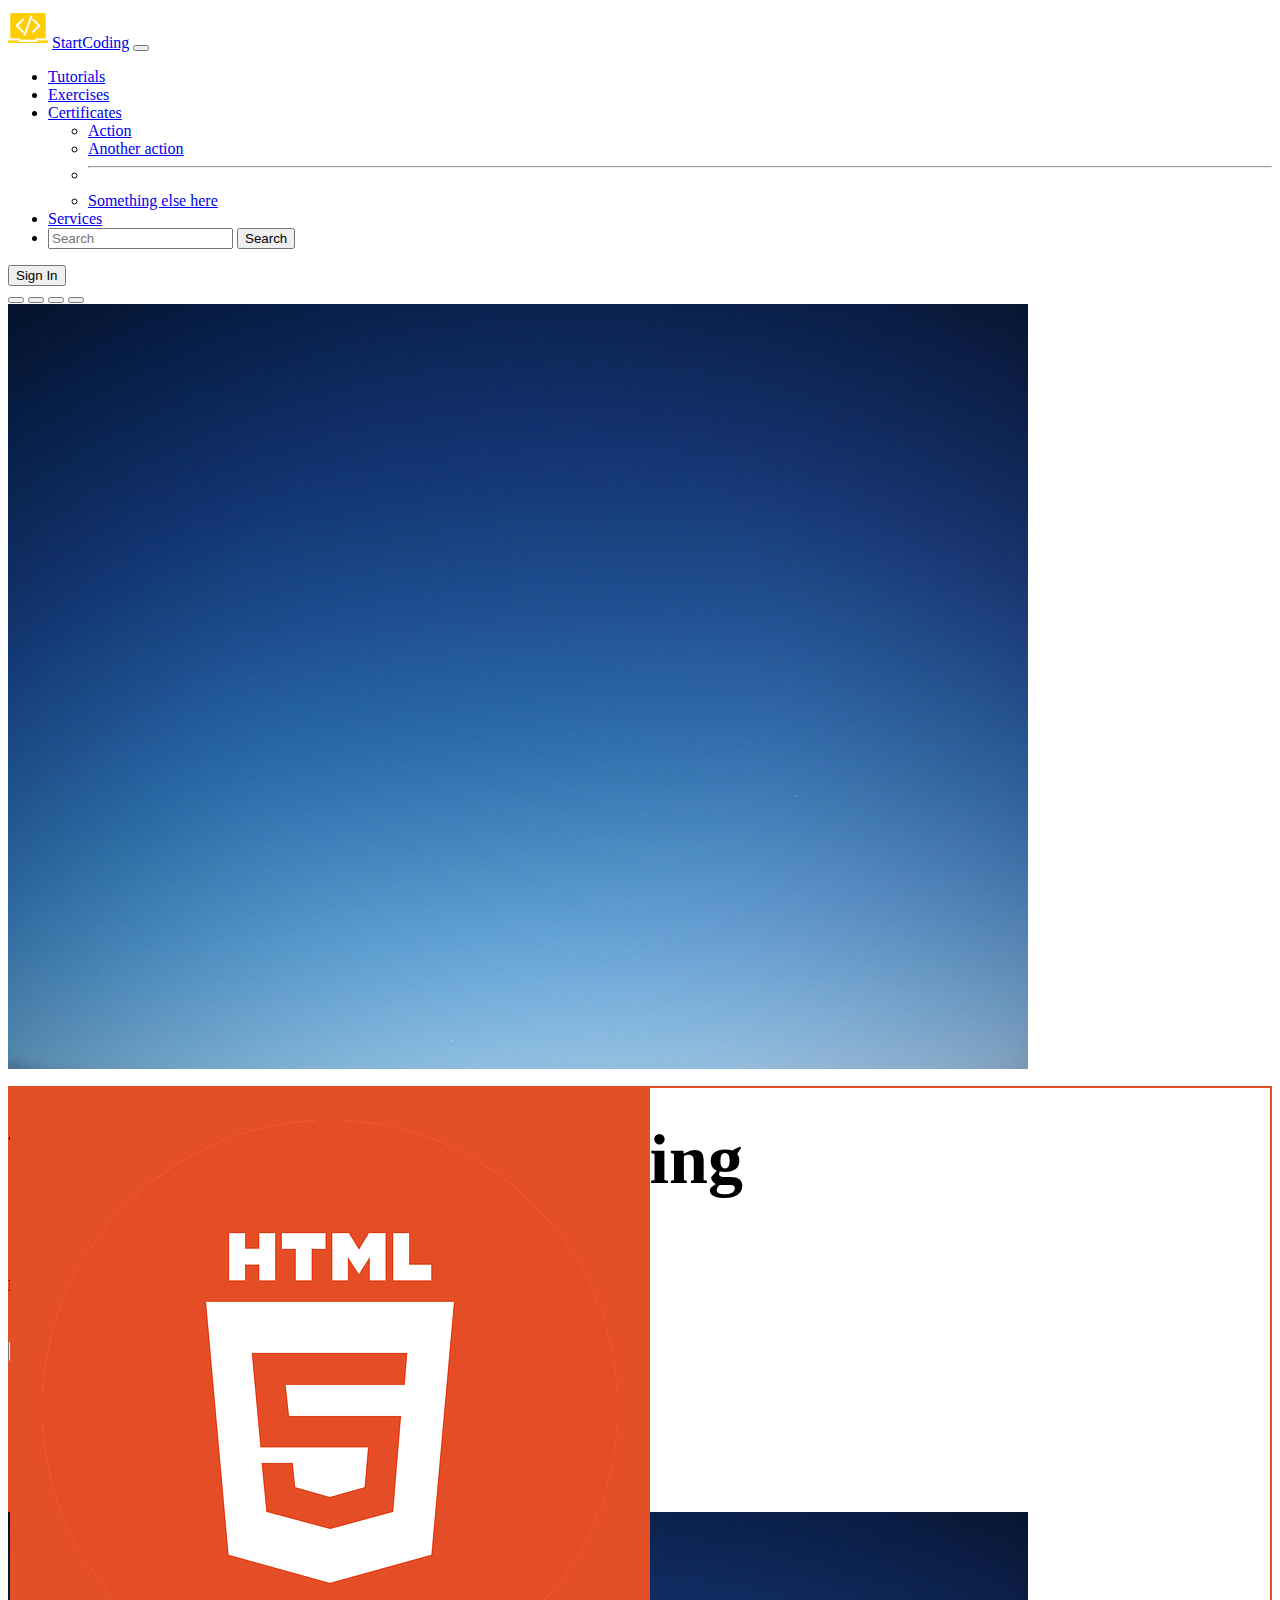
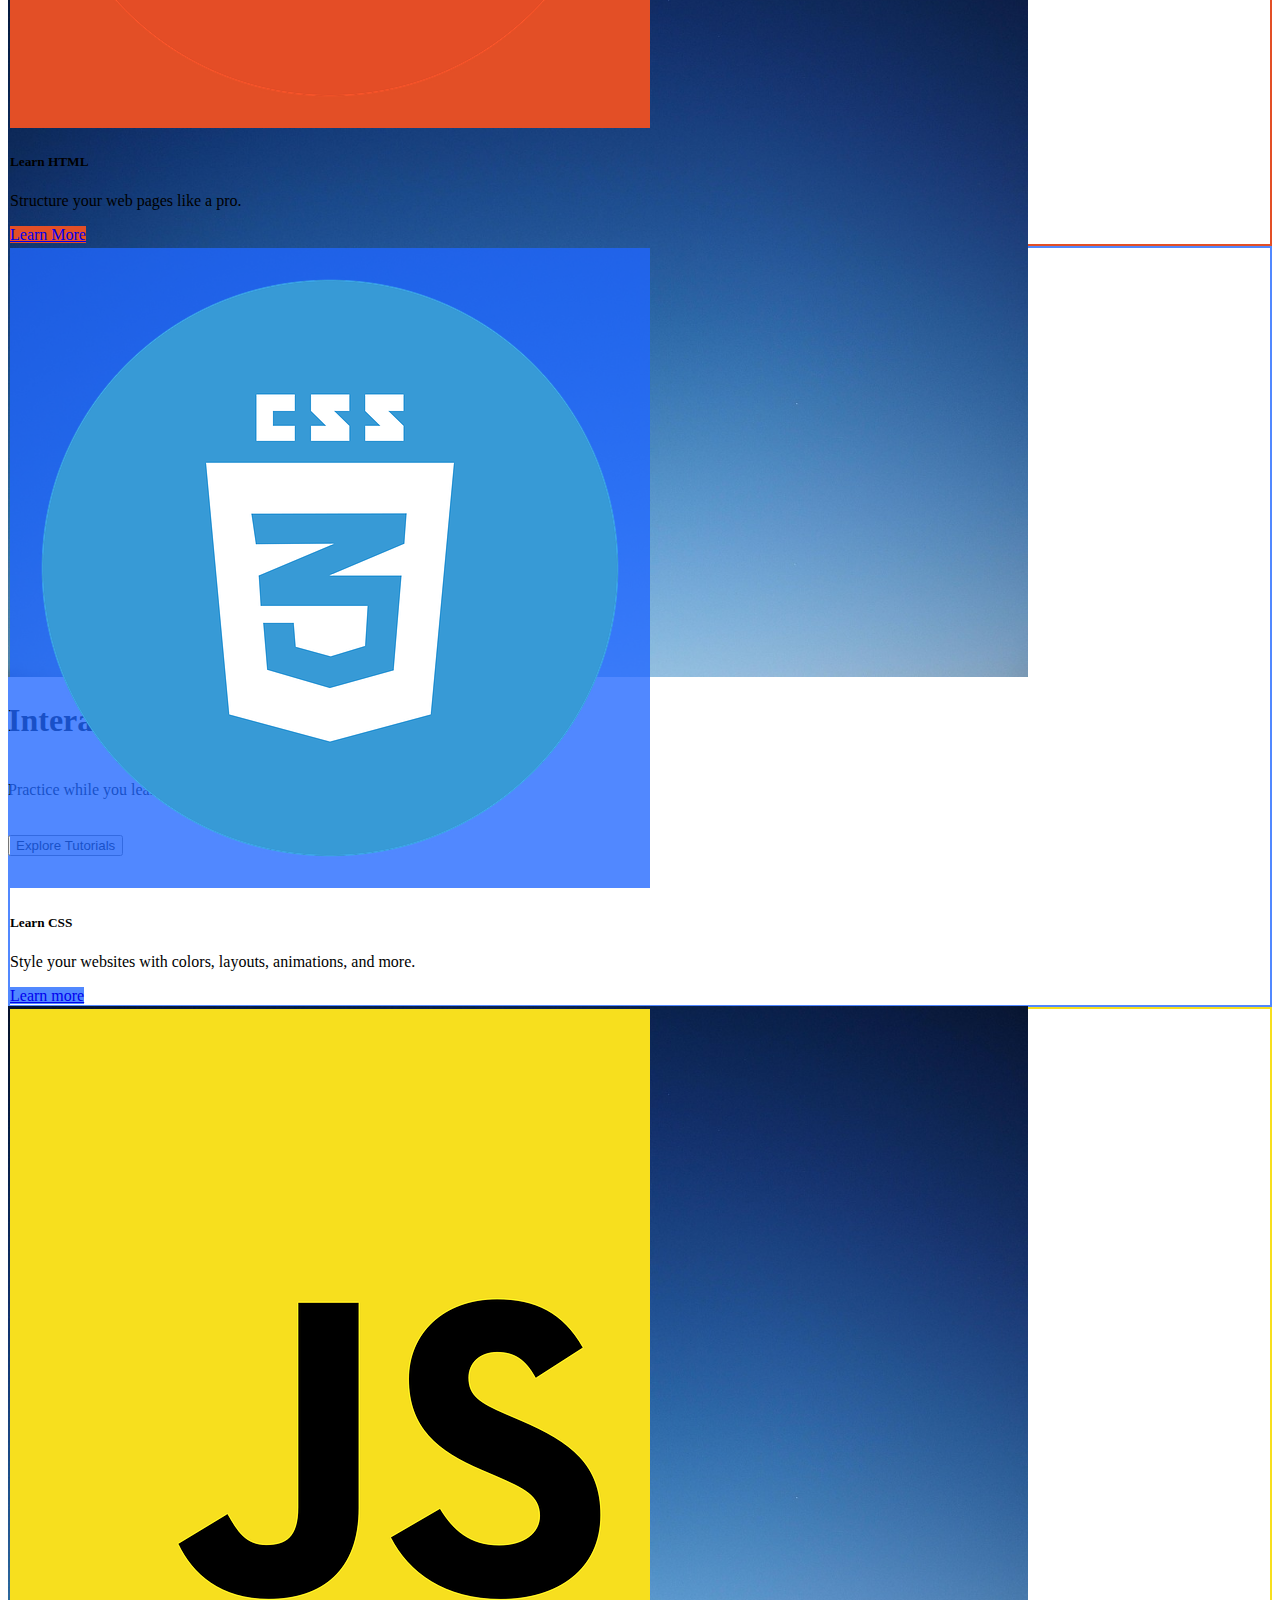
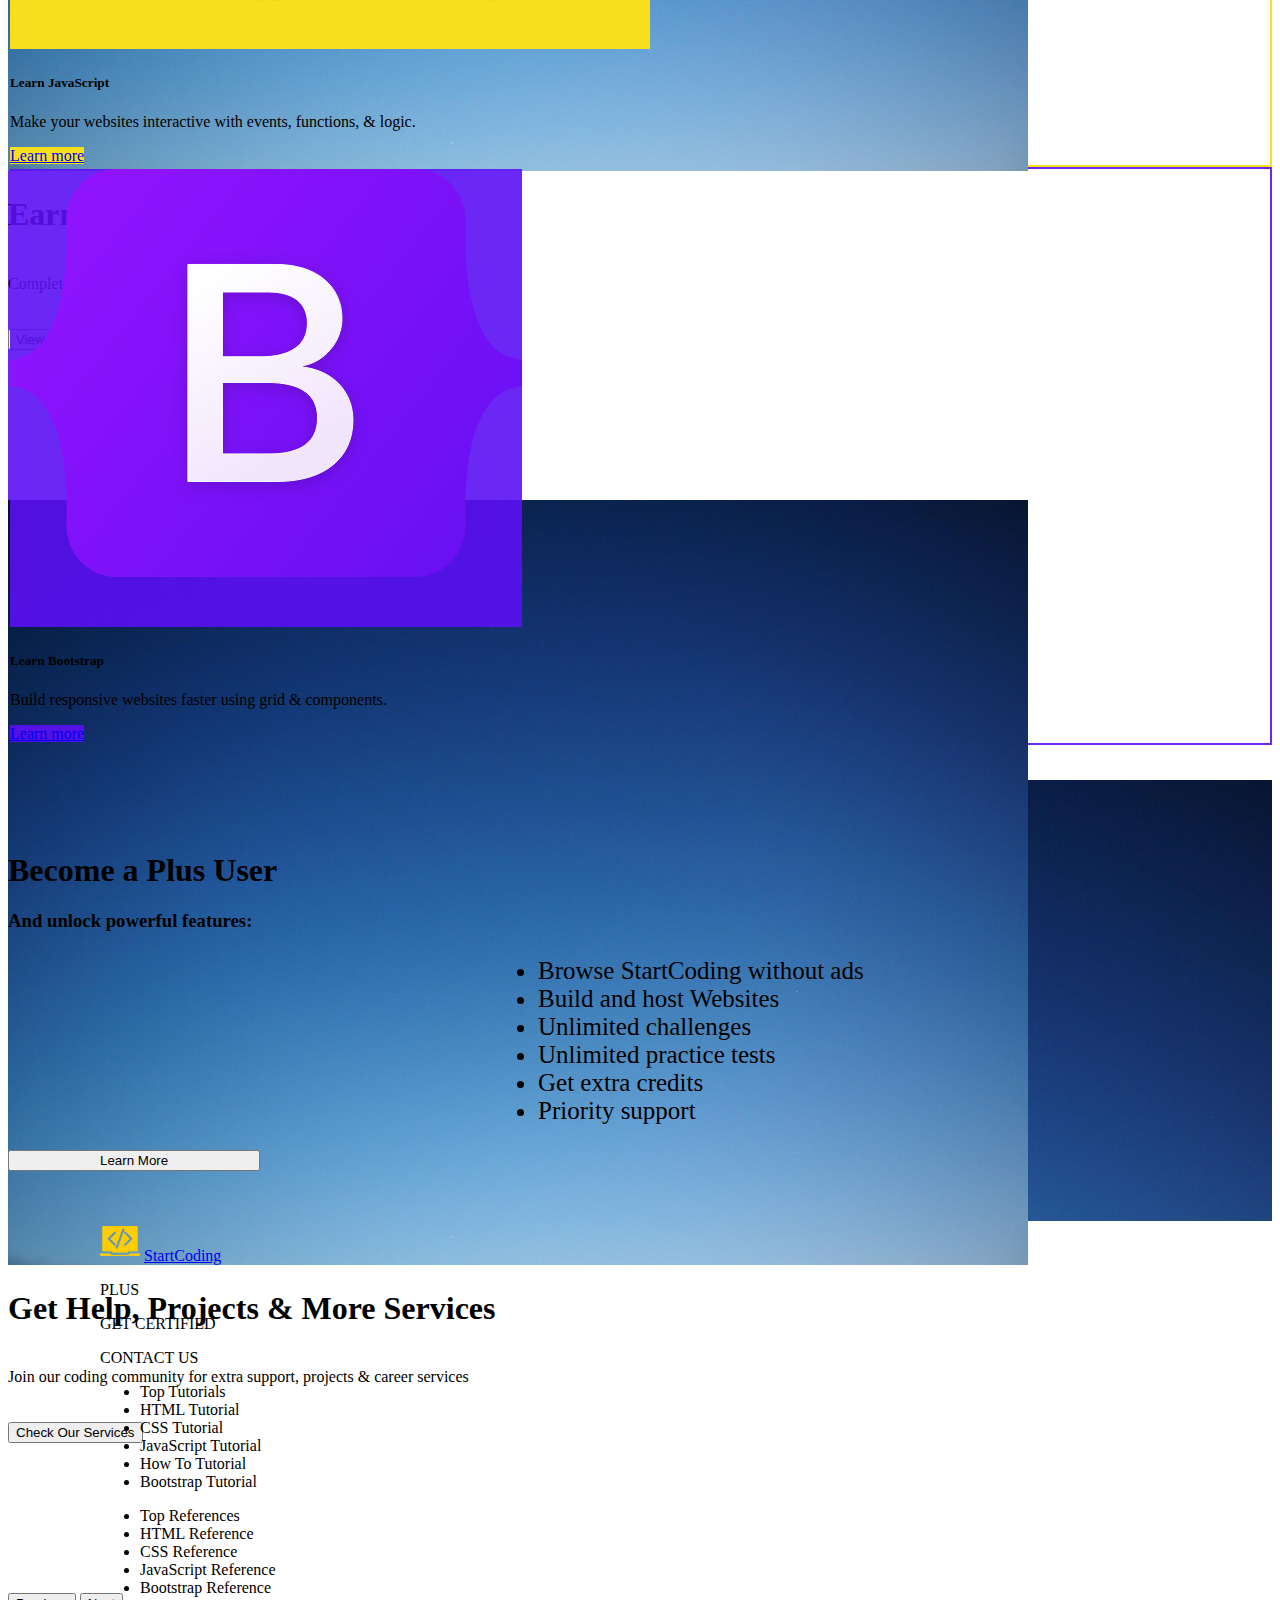
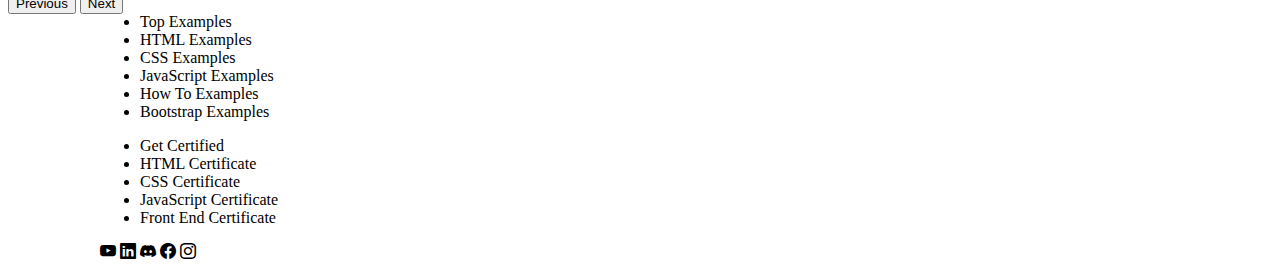
<file: index.html>
<!doctype html>
<html lang="en">
  <head>
    <meta charset="utf-8">
    <meta name="viewport" content="width=device-width, initial-scale=1">
    <title>StartCoding</title>
    <link
      href="https://cdn.jsdelivr.net/npm/bootstrap@5.3.7/dist/css/bootstrap.min.css"
      rel="stylesheet"
      integrity="sha384-LN+7fdVzj6u52u30Kp6M/trliBMCMKTyK833zpbD+pXdCLuTusPj697FH4R/5mcr"
      crossorigin="anonymous">

      <!-- icons bootstrap link -->
      <link rel="stylesheet" href="https://cdn.jsdelivr.net/npm/bootstrap-icons@1.13.1/font/bootstrap-icons.min.css">

      <link rel="stylesheet" href="css/index.css">

      <!-- favicon -->
      <link rel="icon" href="imgs/l.png">

  </head>
  <body>
    <!-- header starts -->
    <header class="sticky-top">
      <!-- nac bar starts -->
      <nav class="navbar navbar-expand-lg bg-primary" data-bs-theme="dark">
        <div class="container-fluid">
          <!-- logo -->
          <img src="imgs/l.png" alt="Bootstrap" width="40px" height="40px">
          <a class="navbar-brand text-warning" href="index.html" style="font-weight: 500;">StartCoding</a>
          <button class="navbar-toggler" type="button"
            data-bs-toggle="collapse"
            data-bs-target="#navbarSupportedContent"
            aria-controls="navbarSupportedContent"
            aria-expanded="false" aria-label="Toggle navigation">
            <span class="navbar-toggler-icon"></span>
          </button>
          <div class="collapse navbar-collapse"
            id="navbarSupportedContent">
            <ul class="navbar-nav mb-2 mb-lg-0 me-auto">
              <!-- nav item 1 -->
              <li class="nav-item">
                <a class="nav-link"
                  aria-current="page"
                  href="tutorials.html">Tutorials</a>
              </li>

              <!-- nav item 2 -->
              <li class="nav-item">
                <a class="nav-link" href="exercises.html">Exercises</a>
              </li>

              <!-- nav item 3 -->
              <li class="nav-item dropdown">
                <a class="nav-link dropdown-toggle" href="#"
                  role="button" data-bs-toggle="dropdown"
                  aria-expanded="false">
                  Certificates
                </a>
                <ul class="dropdown-menu">
                  <li><a class="dropdown-item"
                      href="#">Action</a></li>
                  <li><a class="dropdown-item"
                      href="#">Another action</a></li>
                  <li><hr class="dropdown-divider"></li>
                  <li><a class="dropdown-item"
                      href="#">Something else
                      here</a></li>
                </ul>
              </li>

              <!-- nav item 4 -->
              <li class="nav-item">
                <a class="nav-link" href="services.html">Services</a>
              </li>

              <!-- this is my trial -->
              <li>
                <!-- search bar & button -->
                <form class="d-flex ps-5" role="search">
                  <input class="form-control me-2" data-bs-theme="light" type="search"
                    placeholder="Search" aria-label="Search" />
                  <button class="btn btn-outline-light"
                    type="submit" >Search</button>
                </form>
              </li>
            </ul>

            <!-- sign in button -->
            <form class="d-flex ps-5" role="search">
              <button class="btn btn-outline-light"
                type="submit">Sign In</button>
            </form>
          </div>
        </div>
      </nav>
      <!-- nav bar ends -->
    </header>
    <!-- header ends -->

    <!-- main section starts -->
    <main>
      <!-- slider section starts -->
      <section>
        <div id="carouselExampleCaptions" class="carousel slide"
          style="height: 85vh;">
          <div class="carousel-indicators">
            <button type="button" data-bs-target="#carouselExampleCaptions"
              data-bs-slide-to="0" class="active" aria-current="true"
              aria-label="Slide 1"></button>
            <button type="button" data-bs-target="#carouselExampleCaptions"
              data-bs-slide-to="1" aria-label="Slide 2"></button>
            <button type="button" data-bs-target="#carouselExampleCaptions"
              data-bs-slide-to="2" aria-label="Slide 3"></button>
            <button type="button" data-bs-target="#carouselExampleCaptions"
              data-bs-slide-to="3" aria-label="Slide 4"></button>
          </div>
          <div class="carousel-inner">
            <div class="carousel-item active">
              <img src="imgs/slider/slider_img.jpg" class="d-block w-100"
                alt="HTML" style="height: 85vh;">
              <div class="carousel-caption d-none d-md-block"
                style="padding-bottom: 150px;">
                <h1
                  style="font-size: 70px; font-weight: 700; padding-bottom: 30px;">Welcome
                  to StartCoding</h1>
                <p style="padding-bottom: 30px;">Learn HTML, CSS, JavaScript &
                  Bootstrap - Step-by-step with real-world examples</p>
                <button type="button" class="btn btn-warning">Start Learning Now</button>
              </div>
            </div>
            <div class="carousel-item">
              <img src="imgs/slider/slider_img.jpg" class="d-block w-100"
                alt="CSS" style="height: 85vh;">
              <div class="carousel-caption d-none d-md-block"
                style="padding-bottom: 150px;">
                <h1 style="padding-bottom: 20px;">Interactive Tutorials & Live
                  Exercises</h1>
                <p style="padding-bottom: 20px;">Practice while you learn — with
                  instant feedback on code</p>
                <button type="button" class="btn btn-warning">Explore
                  Tutorials</button>
              </div>
            </div>
            <div class="carousel-item">
              <img src="imgs/slider/slider_img.jpg" class="d-block w-100"
                alt="JavaScript" style="height: 85vh;">
              <div class="carousel-caption d-none d-md-block"
                style="padding-bottom: 150px;">
                <h1 style="padding-bottom: 20px;">Earn Certificates as You
                  Progress</h1>
                <p style="padding-bottom: 20px;">Complete lessons and unlock
                  shareable certificates</p>
                <button type="button" class="btn btn-warning">View Certificate
                  Options</button>
              </div>
            </div>
            <div class="carousel-item">
              <img src="imgs/slider/slider_img.jpg" class="d-block w-100"
                alt="Bootstrap" style="height: 85vh;">
              <div class="carousel-caption d-none d-md-block"
                style="padding-bottom: 150px;">
                <h1 style="padding-bottom: 20px;">Get Help, Projects & More
                  Services</h1>
                <p style="padding-bottom: 20px;">Join our coding community for
                  extra support, projects & career services</p>
                <button type="button" class="btn btn-warning">Check Our
                  Services</button>
              </div>
            </div>
          </div>
          <button class="carousel-control-prev" type="button"
            data-bs-target="#carouselExampleCaptions" data-bs-slide="prev">
            <span class="carousel-control-prev-icon" aria-hidden="true"></span>
            <span class="visually-hidden">Previous</span>
          </button>
          <button class="carousel-control-next" type="button"
            data-bs-target="#carouselExampleCaptions" data-bs-slide="next">
            <span class="carousel-control-next-icon" aria-hidden="true"></span>
            <span class="visually-hidden">Next</span>
          </button>
        </div>
      </section>
      <!-- slider section ends -->

      <!-- cards section starts -->
      <section>
        <div class="container pt-5 pb-5" style="margin-top: 35px; margin-bottom: 35px;">
          <div class="row">

            <!-- card 1 -->
            <div class="col-md-3">
              <div class="card" style="border: 2px solid  rgb(227, 79, 38);">
                <img src="imgs/html.png" class="card-img-top" alt="html" style="background-color: rgb(227, 79, 38)"> <!--#E34F26; -->
                <div class="card-body">
                  <h5 class="card-title btn_outline">Learn HTML</h5>
                  <p class="card-text">Structure your web pages like a pro.</p>
                  <a href="#" class="btn border-0" style="background-color: rgb(227, 79, 38)">Learn More</a>
                </div>
              </div>
            </div>

            <!-- 2 -->
            <div class="col-md-3">
              <div class="card" style="border: 2px solid #2067ffc7">
                <img src="imgs/css.png" class="card-img-top" alt="CSS" style="background-color:#2067ffc7">
                <div class="card-body">
                  <h5 class="card-title">Learn CSS</h5>
                  <p class="card-text">Style your websites with colors, layouts, animations, and more.</p>
                  <a href="#" class="btn border-0" style="background-color: #2067ffc7">Learn more</a>
                </div>
              </div>
            </div>

            <!-- 3 -->
            <div class="col-md-3">
              <div class="card" style="border: 2px solid #F7DF1E">
                <img src="imgs/javascript.png" class="card-img-top" alt="javascript">
                <div class="card-body">
                  <h5 class="card-title">Learn JavaScript</h5>
                  <p class="card-text">Make your websites interactive with events, functions, & logic.</p>
                  <a href="#" class="btn border-0" style="background-color: #F7DF1E">Learn more</a>
                </div>
              </div>
            </div>

            <!-- 4 -->
            <div class="col-md-3">
              <div class="card h-100" style="border: 2px solid rgb(91 16 243 / 90%)">
                <img src="imgs/Bootstrap_logo.svg" class="card-img-top" alt="Bootstrap_logo" style="padding-bottom: 50px; background-color:rgb(91 16 243 / 90%)">
                <div class="card-body">
                  <h5 class="card-title">Learn Bootstrap</h5>
                  <p class="card-text">Build responsive websites faster using grid & components.</p>
                  <a href="#" class="btn border-0" style="background-color: rgb(91 16 243 / 90%)">Learn more</a>
                </div>
              </div>
            </div>
          </div>
        </div>
      </section>

      <!-- card section ends -->

      <!-- + user section starts -->
       <section>
         <div class="container-fluid" style="background-image: url('imgs/slider/slider_img.jpg'); padding-top: 50px; padding-bottom: 50px; background-size: cover;">
          <div class="row">
            <div class="col-md-12 text-white" >
              <h1 class="text-center pb-2">Become a Plus User</h1>
              <h3 class="text-center pb-5">And unlock powerful features:</h3>
              <ul style="padding-left: 530px; font-size: 25px;" class="pb-5">
                  <li>Browse StartCoding without ads</li>
                  <li>Build and host Websites</li>
                  <li>Unlimited challenges</li>
                  <li>Unlimited practice tests</li>
                  <li>Get extra credits</li>
                  <li>Priority support</li>
            </ul>
            <div class="text-center">
              <button type="button" class="btn btn-warning rounded-pill" style="padding-left: 90px; padding-right: 90px;">Learn More</button>
            </div>
            
            </div>
          </div>
         </div>
              
            
       </section>
      <!-- + user section ends -->
    </main>
    <!-- main section ends -->

    <!-- footer starts -->
    <section>
      <div class="container-fluid bg-dark text-white p-5">
        <div class="row" style="padding-left: 92px; padding-right: 92px;">
          <div class="col-md-3">
            <img src="imgs/l.png" alt="Bootstrap" width="40px" height="40px" class="ptr">
              <a href="index.html" style="font-weight: 500;" class="text-warning text-decoration-none ptr">StartCoding</a>
          </div>
          <div class="col-md-3 text-warning text-decoration-underline ptr"><p>PLUS</p></div>
          <div class="col-md-3 text-warning text-decoration-underline ptr"><p>GET CERTIFIED</p></div>
          <div class="col-md-3 text-warning text-decoration-underline ptr"><p>CONTACT US</p></div>

          <div class="col-md-3 p-5">
            <ul>
              <li class="ptr">Top Tutorials</li>
              <li class="ptr">HTML Tutorial</li>
              <li class="ptr">CSS Tutorial</li>
              <li class="ptr">JavaScript Tutorial</li>
              <li class="ptr">How To Tutorial</li>
              <li class="ptr">Bootstrap Tutorial</li>
            </ul>
          </div>
          <div class="col-md-3 p-5">
            <ul>
              <li class="ptr">Top References</li>
              <li class="ptr">HTML Reference</li>
              <li class="ptr">CSS Reference</li>
              <li class="ptr">JavaScript Reference</li>
              <li class="ptr">Bootstrap Reference</li>
              
            </ul>
          </div>
          <div class="col-md-3 p-5">
            <ul>
              <li class="ptr">Top Examples</li>
              <li class="ptr">HTML Examples</li>
              <li class="ptr">CSS Examples</li>
              <li class="ptr">JavaScript Examples</li>
              <li class="ptr">How To Examples</li>
              <li class="ptr">Bootstrap Examples</li>
            </ul>
          </div>
          <div class="col-md-3 p-5">
            <ul>
              <li class="ptr">Get Certified</li>
              <li class="ptr">HTML Certificate</li>
              <li class="ptr">CSS Certificate</li>
              <li class="ptr">JavaScript Certificate</li>
              <li class="ptr">Front End Certificate</li>
            </ul>
          </div>

          <!-- footer icons -->
          <div class="d-flex justify-content-center gap-3">
            <i class="bi bi-youtube fs-5 ptr"></i> 
            <i class="bi bi-linkedin fs-5 ptr"></i>
            <i class="bi bi-discord fs-5 ptr"></i>
            <i class="bi bi-facebook fs-5 ptr"></i>
            <i class="bi bi-instagram fs-5 ptr"></i>
          </div>

        </div>
      </div>
    </section>
    <!-- footer ends -->

    <script
      src="https://cdn.jsdelivr.net/npm/bootstrap@5.3.7/dist/js/bootstrap.bundle.min.js"
      integrity="sha384-ndDqU0Gzau9qJ1lfW4pNLlhNTkCfHzAVBReH9diLvGRem5+R9g2FzA8ZGN954O5Q"
      crossorigin="anonymous"></script>

  </body>
</html>
</file>
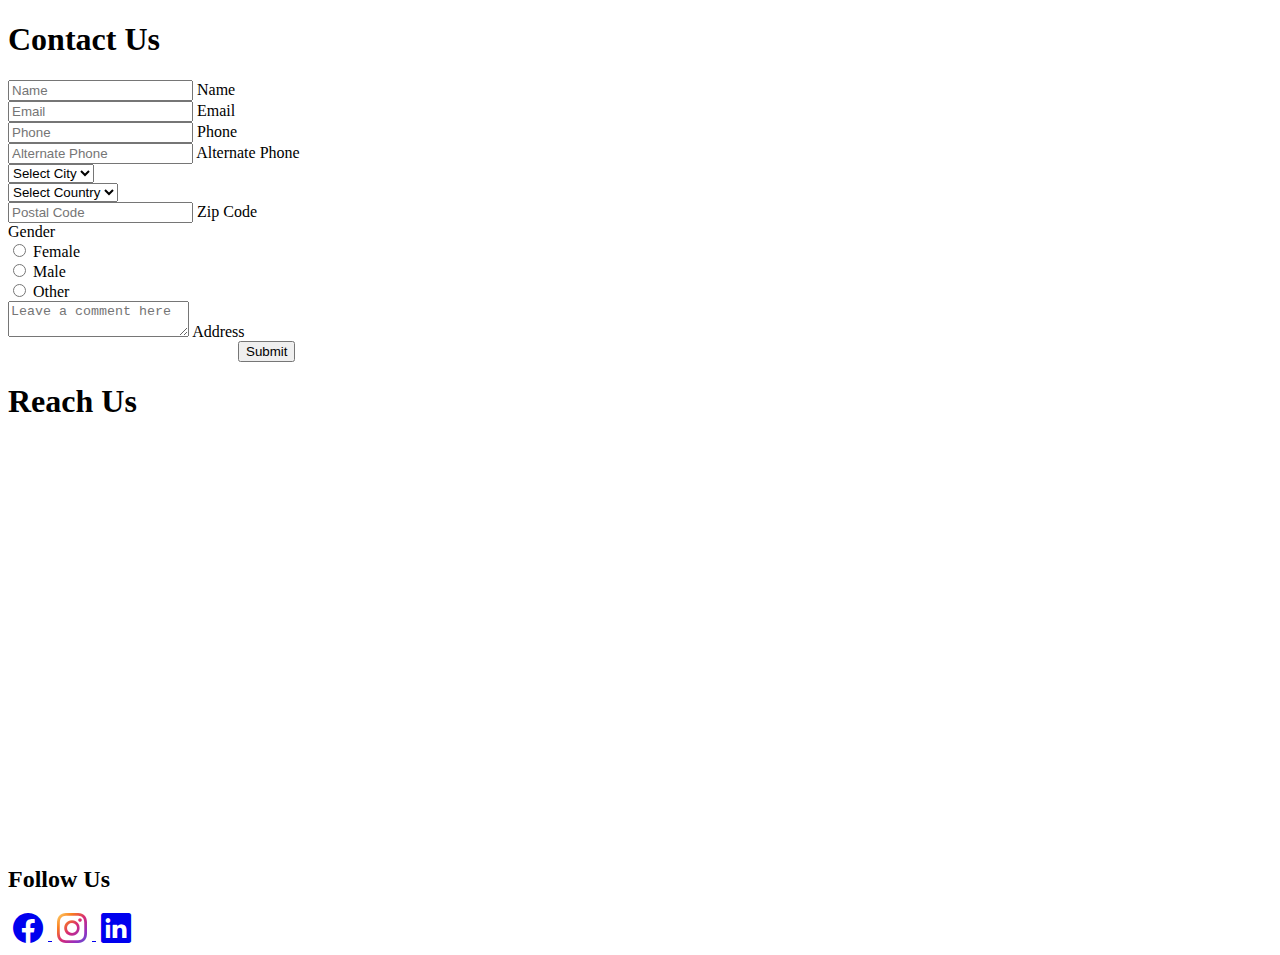
<file: contact.html>
<!DOCTYPE html>
<html lang="en">
    <head>
        <meta charset="UTF-8">
        <meta name="viewport" content="width=device-width, initial-scale=1.0">
        <title>Contact</title>
        <link
            href="https://cdn.jsdelivr.net/npm/bootstrap@5.3.7/dist/css/bootstrap.min.css"
            rel="stylesheet"
            integrity="sha384-LN+7fdVzj6u52u30Kp6M/trliBMCMKTyK833zpbD+pXdCLuTusPj697FH4R/5mcr"
            crossorigin="anonymous">
        <link rel="stylesheet"
            href="https://cdn.jsdelivr.net/npm/bootstrap-icons@1.13.1/font/bootstrap-icons.min.css">

        <style>
            .icon_size {
                font-size: 30px;
                margin: 5px;
            }

            .insta {
                background: linear-gradient(135deg, #feda75, #fa7e1e, #d62976, #962fbf, #4f5bd5);
                background-clip: text;
                -webkit-background-clip: text;
                -webkit-text-fill-color: transparent;
            }
        </style>
    </head>
    <body>
        <main>
            <section>
                <div class="container">
                    <div class="row">
                        <div class="col-md-6">
                            <h1>Contact Us</h1>
                            <div class="row border border-primary p-4">
                                <div class="col-md-6">
                                    <div class="form-floating mb-3">
                                        <input type="text" class="form-control"
                                            id="floatingInput"
                                            placeholder="Name">
                                        <label for="floatingInput">Name</label>
                                    </div>
                                </div>
                                <div class="col-md-6">
                                    <div class="form-floating mb-3">
                                        <input type="email" class="form-control"
                                            id="floatingInput"
                                            placeholder="Email">
                                        <label for="floatingInput">Email</label>
                                    </div>
                                </div>
                                <div class="col-md-6">
                                    <div class="form-floating mb-3">
                                        <input type="number"
                                            class="form-control"
                                            id="floatingInput"
                                            placeholder="Phone">
                                        <label for="floatingInput">Phone</label>
                                    </div>
                                </div>
                                <div class="col-md-6">
                                    <div class="form-floating mb-3">
                                        <input type="number"
                                            class="form-control"
                                            id="floatingInput"
                                            placeholder="Alternate Phone">
                                        <label for="floatingInput">Alternate
                                            Phone</label>
                                    </div>
                                </div>
                                <div class="col-md-6">
                                    <select
                                        class="form-select form-select-lg mb-3"
                                        aria-label="Large select example">
                                        <option selected>Select
                                            City</option>
                                        <option value="1">Pune</option>
                                        <option value="2">Mumbai</option>
                                        <option value="3">Nagpur</option>
                                    </select>
                                </div>
                                <div class="col-md-6">
                                    <select
                                        class="form-select form-select-lg mb-3"
                                        aria-label="Large select example">
                                        <option selected>Select
                                            Country</option>
                                        <option value="1">India</option>
                                        <option value="2">Japan</option>
                                        <option value="3">US</option>
                                        <option value="4">Australia</option>
                                        <option value="5">UK</option>
                                    </select>
                                </div>

                                <div class="col-md-3">
                                    <div class="form-floating mb-3">
                                        <input type="text" class="form-control"
                                            id="floatingInput"
                                            placeholder="Postal Code">
                                        <label for="floatingInput">Zip
                                            Code</label>
                                    </div>
                                </div>

                                <div class="col-md-3">
                                    <label>Gender</label>
                                    <div class="form-check">
                                        <input class="form-check-input"
                                            type="radio"
                                            name="radioDefault"
                                            id="radioDefault1">
                                        <label class="form-check-label"
                                            for="radioDefault1">
                                            Female
                                        </label>
                                    </div>

                                    <div class="form-check">
                                        <input class="form-check-input"
                                            type="radio"
                                            name="radioDefault"
                                            id="radioDefault1">
                                        <label class="form-check-label"
                                            for="radioDefault1">
                                            Male
                                        </label>
                                    </div>

                                    <div class="form-check">
                                        <input class="form-check-input"
                                            type="radio"
                                            name="radioDefault"
                                            id="radioDefault1">
                                        <label class="form-check-label"
                                            for="radioDefault1">
                                            Other
                                        </label>
                                    </div>
                                </div>

                                <div class="col-md-6">
                                    <div class="form-floating">
                                        <textarea class="form-control"
                                            placeholder="Leave a comment here"
                                            id="floatingTextarea"></textarea>
                                        <label
                                            for="floatingTextarea">Address</label>
                                    </div>
                                </div>

                                <div class="col-md-4"
                                    style="padding-left: 230px;">
                                    <button type="button"
                                        class="btn btn-primary">Submit</button>
                                </div>
                            </div>

                        </div>

                        <div class="col-md-6">
                            <h1>Reach Us</h1>
                            <iframe
                                src="https://www.google.com/maps/embed?pb=!1m18!1m12!1m3!1d3726.6328726896445!2d77.74708327430315!3d20.92708509126483!2m3!1f0!2f0!3f0!3m2!1i1024!2i768!4f13.1!3m3!1m2!1s0x3bd6a4ac3f67a3a1%3A0xf96a95a053c83714!2sShri%20Ambadevi%20Temple%2C%20Amravati!5e0!3m2!1sen!2sin!4v1750587171316!5m2!1sen!2sin"
                                width="600" height="400" style="border:0;"
                                allowfullscreen loading="lazy"
                                referrerpolicy="no-referrer-when-downgrade"></iframe>
                        </div>
                    </div>
                </div>
            </section>
            <!-- icons section starts -->
            <section>
                <div class="container">
                    <div class="row">
                        <div class="col-md-12">
                            <h2>Follow Us</h2>
                            <a class="text-decoration-none" href="https://www.facebook.com/" target="_blank">
                                <i class="bi bi-facebook icon_size"></i>
                            </a>
                            <a class="text-decoration-none" href="https://www.instagram.com/"
                                target="_blank">
                                <i class="bi bi-instagram icon_size insta"></i>
                            </a>
                            <a class="text-decoration-none" href="https://www.linkedin.com/" target="_blank">
                                <i class="bi bi-linkedin icon_size"></i>
                            </a>
                        </div>
                    </div>
                </div>
            </section>
            <!-- icons section starts -->
        </main>
        <!-- main section ends -->
        <script
            src="https://cdn.jsdelivr.net/npm/bootstrap@5.3.7/dist/js/bootstrap.bundle.min.js"
            integrity="sha384-ndDqU0Gzau9qJ1lfW4pNLlhNTkCfHzAVBReH9diLvGRem5+R9g2FzA8ZGN954O5Q"
            crossorigin="anonymous"></script>
    </body>
</html>
</file>
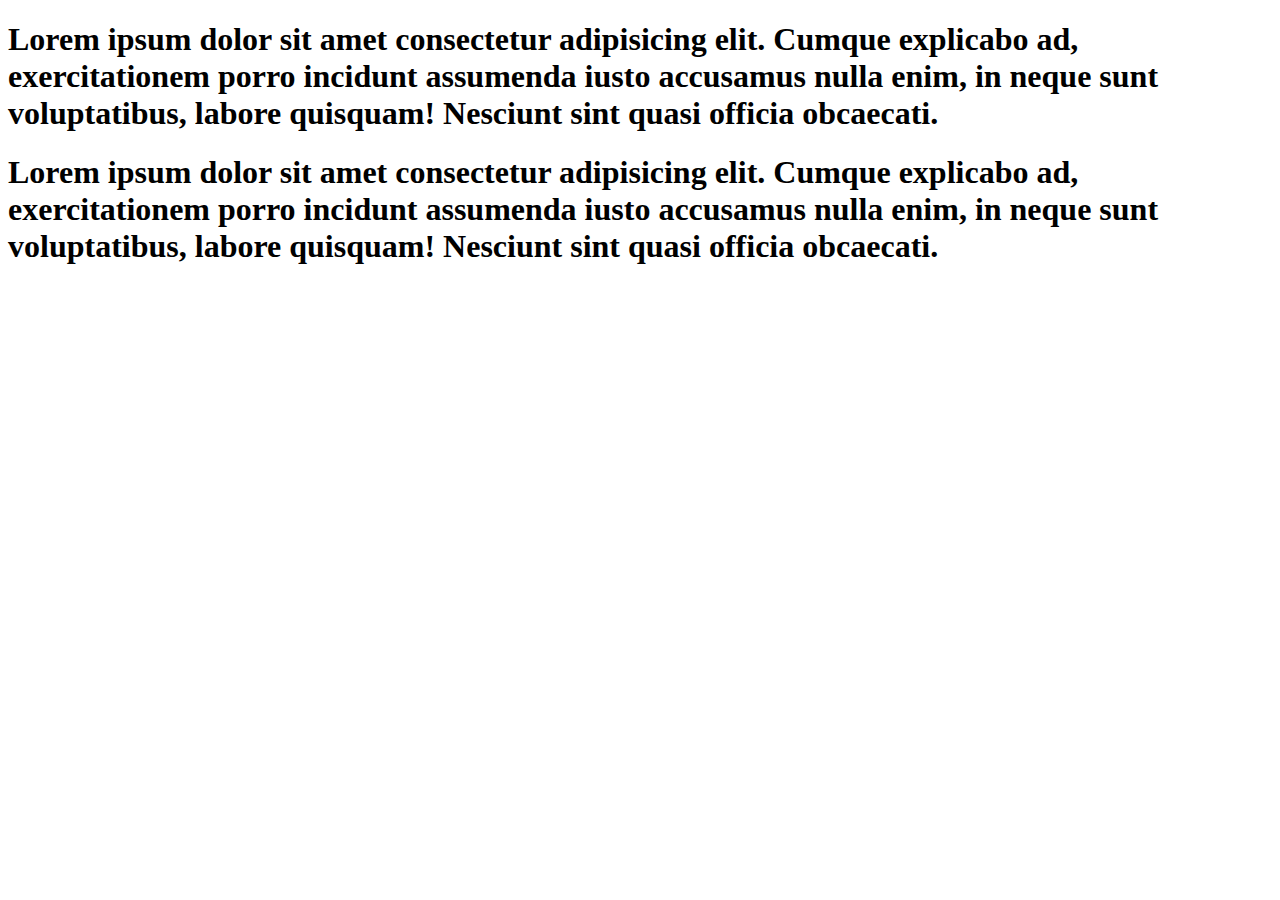
<file: container_ex.html>
<!doctype html>
<html lang="en">
  <head>
    <meta charset="utf-8">
    <meta name="viewport" content="width=device-width, initial-scale=1">
    <title>Bootstrap demo</title>
    <link href="https://cdn.jsdelivr.net/npm/bootstrap@5.3.7/dist/css/bootstrap.min.css" rel="stylesheet" integrity="sha384-LN+7fdVzj6u52u30Kp6M/trliBMCMKTyK833zpbD+pXdCLuTusPj697FH4R/5mcr" crossorigin="anonymous">
  </head>
  <body>
    
    <script src="https://cdn.jsdelivr.net/npm/bootstrap@5.3.7/dist/js/bootstrap.bundle.min.js" integrity="sha384-ndDqU0Gzau9qJ1lfW4pNLlhNTkCfHzAVBReH9diLvGRem5+R9g2FzA8ZGN954O5Q" crossorigin="anonymous"></script>
    <!-- container section -->
    <section>
        <div class="container p-5 bg-primary mb-5 text-white">
            <div class="rows">
                <h1>Lorem ipsum dolor sit amet consectetur adipisicing elit. Cumque explicabo ad, exercitationem porro incidunt assumenda iusto accusamus nulla enim, in neque sunt voluptatibus, labore quisquam! Nesciunt sint quasi officia obcaecati.</h1>
                
            </div>
        </div>
    </section>

    <!-- container-fluid section -->
    <section>
        <div class="container-fluid bg-success text-white">
            <div class="rows">
                <h1>Lorem ipsum dolor sit amet consectetur adipisicing elit. Cumque explicabo ad, exercitationem porro incidunt assumenda iusto accusamus nulla enim, in neque sunt voluptatibus, labore quisquam! Nesciunt sint quasi officia obcaecati.</h1>
                
            </div>
        </div>
    </section>
  </body>
</html>
</file>
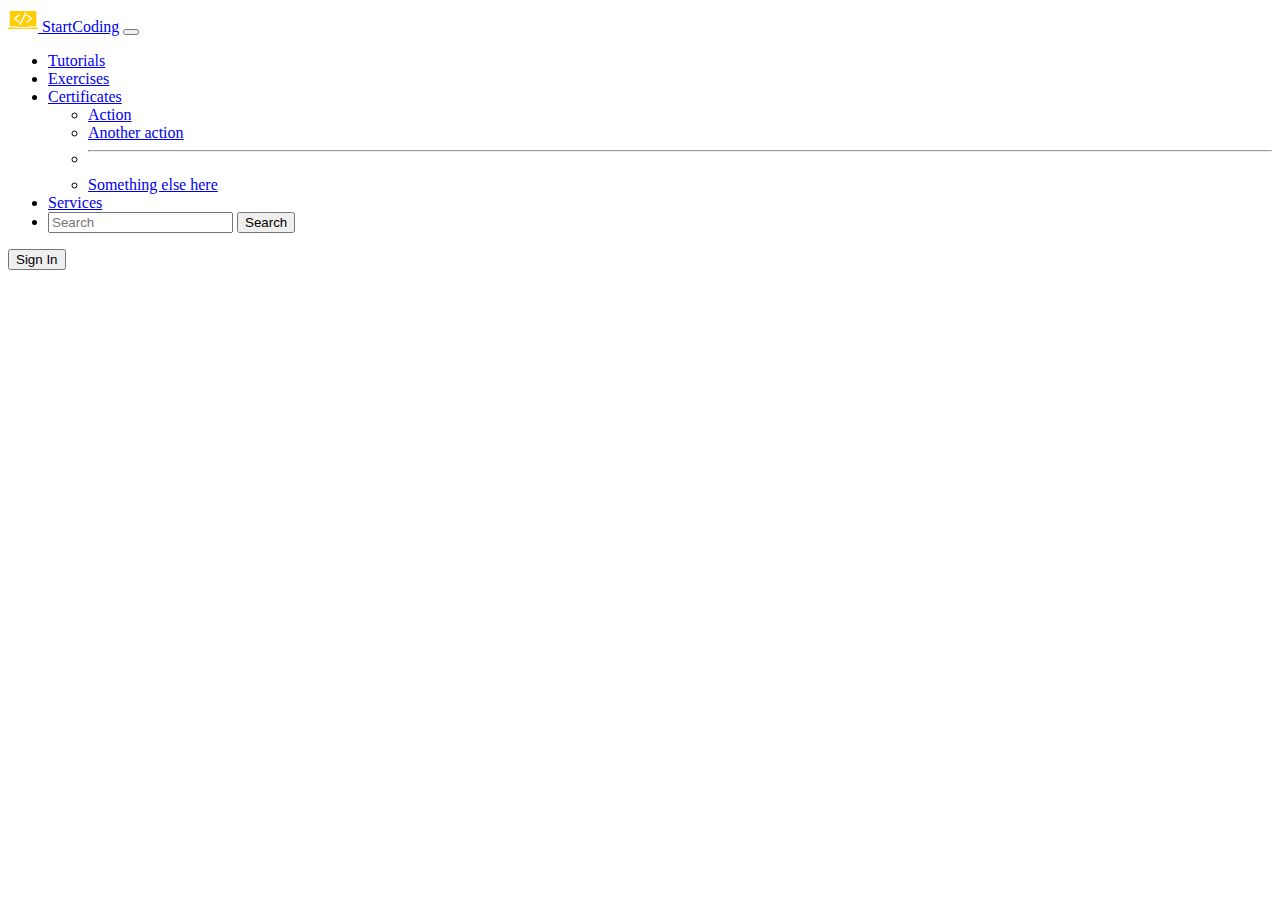
<file: exercises.html>
<!DOCTYPE html>
<html lang="en">
    <head>
        <meta charset="UTF-8">
        <meta name="viewport" content="width=device-width, initial-scale=1.0">
        <title>Exercises</title>
        <link
            href="https://cdn.jsdelivr.net/npm/bootstrap@5.3.7/dist/css/bootstrap.min.css"
            rel="stylesheet"
            integrity="sha384-LN+7fdVzj6u52u30Kp6M/trliBMCMKTyK833zpbD+pXdCLuTusPj697FH4R/5mcr"
            crossorigin="anonymous">

        <!-- favicon -->
        <link rel="icon" href="imgs/l.png">
    </head>
    <body>
        <!-- header starts -->
        <header>
            <nav class="navbar navbar-expand-lg bg-primary" data-bs-theme="dark">
                <div class="container-fluid">
                    <!-- logo -->
                     <a href="index.html">
                        <img src="imgs/l.png" alt="Bootstrap" width="30"
                        height="24">
                     </a>
                    
                    <a class="navbar-brand"
                        href="index.html">StartCoding</a>
                    <button class="navbar-toggler" type="button"
                        data-bs-toggle="collapse"
                        data-bs-target="#navbarSupportedContent"
                        aria-controls="navbarSupportedContent"
                        aria-expanded="false" aria-label="Toggle navigation">
                        <span class="navbar-toggler-icon"></span>
                    </button>
                    <div class="collapse navbar-collapse"
                        id="navbarSupportedContent">
                        <ul class="navbar-nav mb-2 mb-lg-0 me-auto">
                            <!-- nav item 1 -->
                            <li class="nav-item">
                                <a class="nav-link"
                                    aria-current="page"
                                    href="tutorials.html">Tutorials</a>
                            </li>

                            <!-- nav item 2 -->
                            <li class="nav-item">
                                <a class="nav-link active bg-white text-primary rounded"
                                    href="exercises.html">Exercises</a>
                            </li>

                            <!-- nav item 3 -->
                            <li class="nav-item dropdown">
                                <a class="nav-link dropdown-toggle"
                                    href="#"
                                    role="button" data-bs-toggle="dropdown"
                                    aria-expanded="false">
                                    Certificates
                                </a>
                                <ul class="dropdown-menu">
                                    <li><a class="dropdown-item"
                                            href="#">Action</a></li>
                                    <li><a class="dropdown-item"
                                            href="#">Another action</a></li>
                                    <li><hr class="dropdown-divider"></li>
                                    <li><a class="dropdown-item"
                                            href="#">Something else
                                            here</a></li>
                                </ul>
                            </li>

                            <!-- nav item 4 -->
                            <li class="nav-item">
                                <a class="nav-link"
                                    href="services.html">Services</a>
                            </li>

                            <!-- this is my trial -->
                            <li>
                                <!-- search bar & button -->
                                <form class="d-flex ps-5" role="search" data-bs-theme="light">
                                    <input class="form-control me-2"
                                        type="search"
                                        placeholder="Search"
                                        aria-label="Search" />
                                    <button
                                        class="btn btn-outline-light text-white"
                                        type="submit">Search</button>
                                </form>
                            </li>
                        </ul>

                        <!-- sign in button -->
                        <form class="d-flex ps-5" role="search">
                            <button class="btn btn-outline-light text-white"
                                type="submit">Sign In</button>
                        </form>
                    </div>
                </div>
            </nav>
        </header>
        <!-- header ends -->
        <script
            src="https://cdn.jsdelivr.net/npm/bootstrap@5.3.7/dist/js/bootstrap.bundle.min.js"
            integrity="sha384-ndDqU0Gzau9qJ1lfW4pNLlhNTkCfHzAVBReH9diLvGRem5+R9g2FzA8ZGN954O5Q"
            crossorigin="anonymous"></script>
    </body>
</html>
</file>
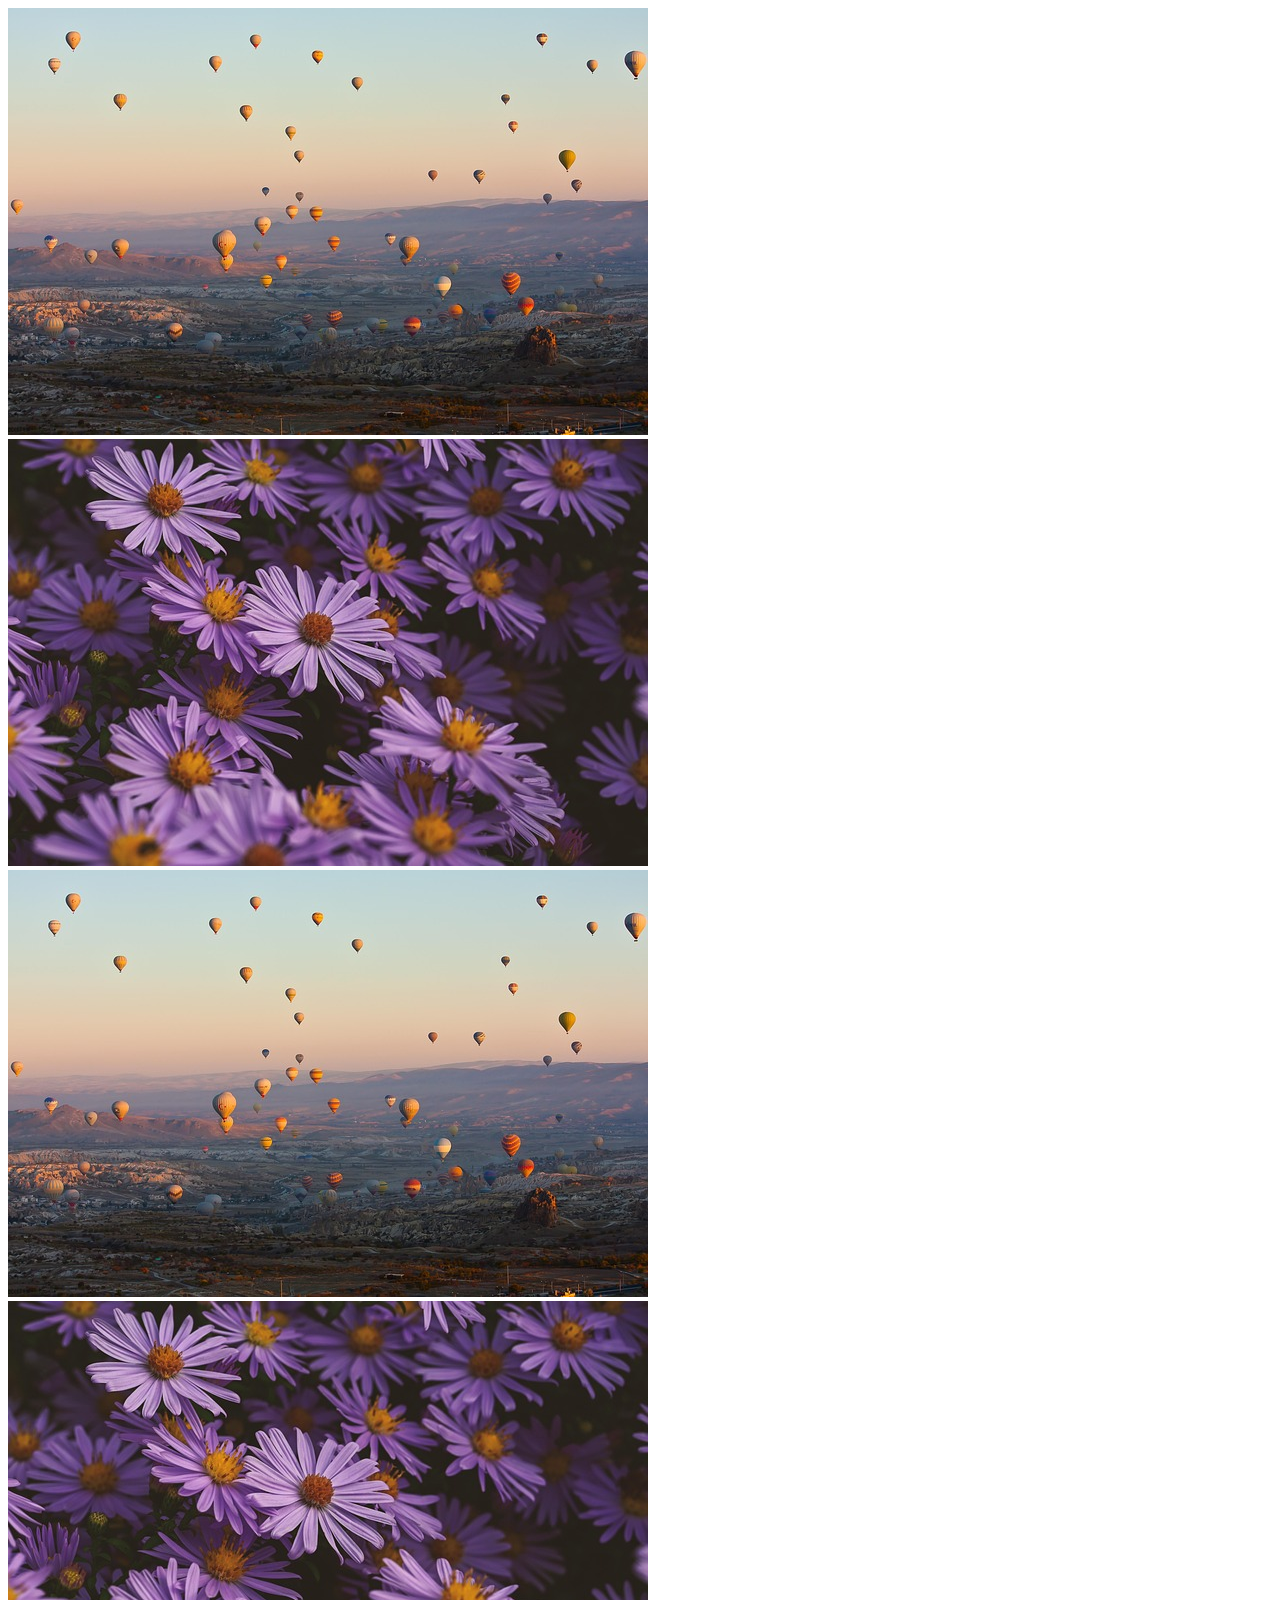
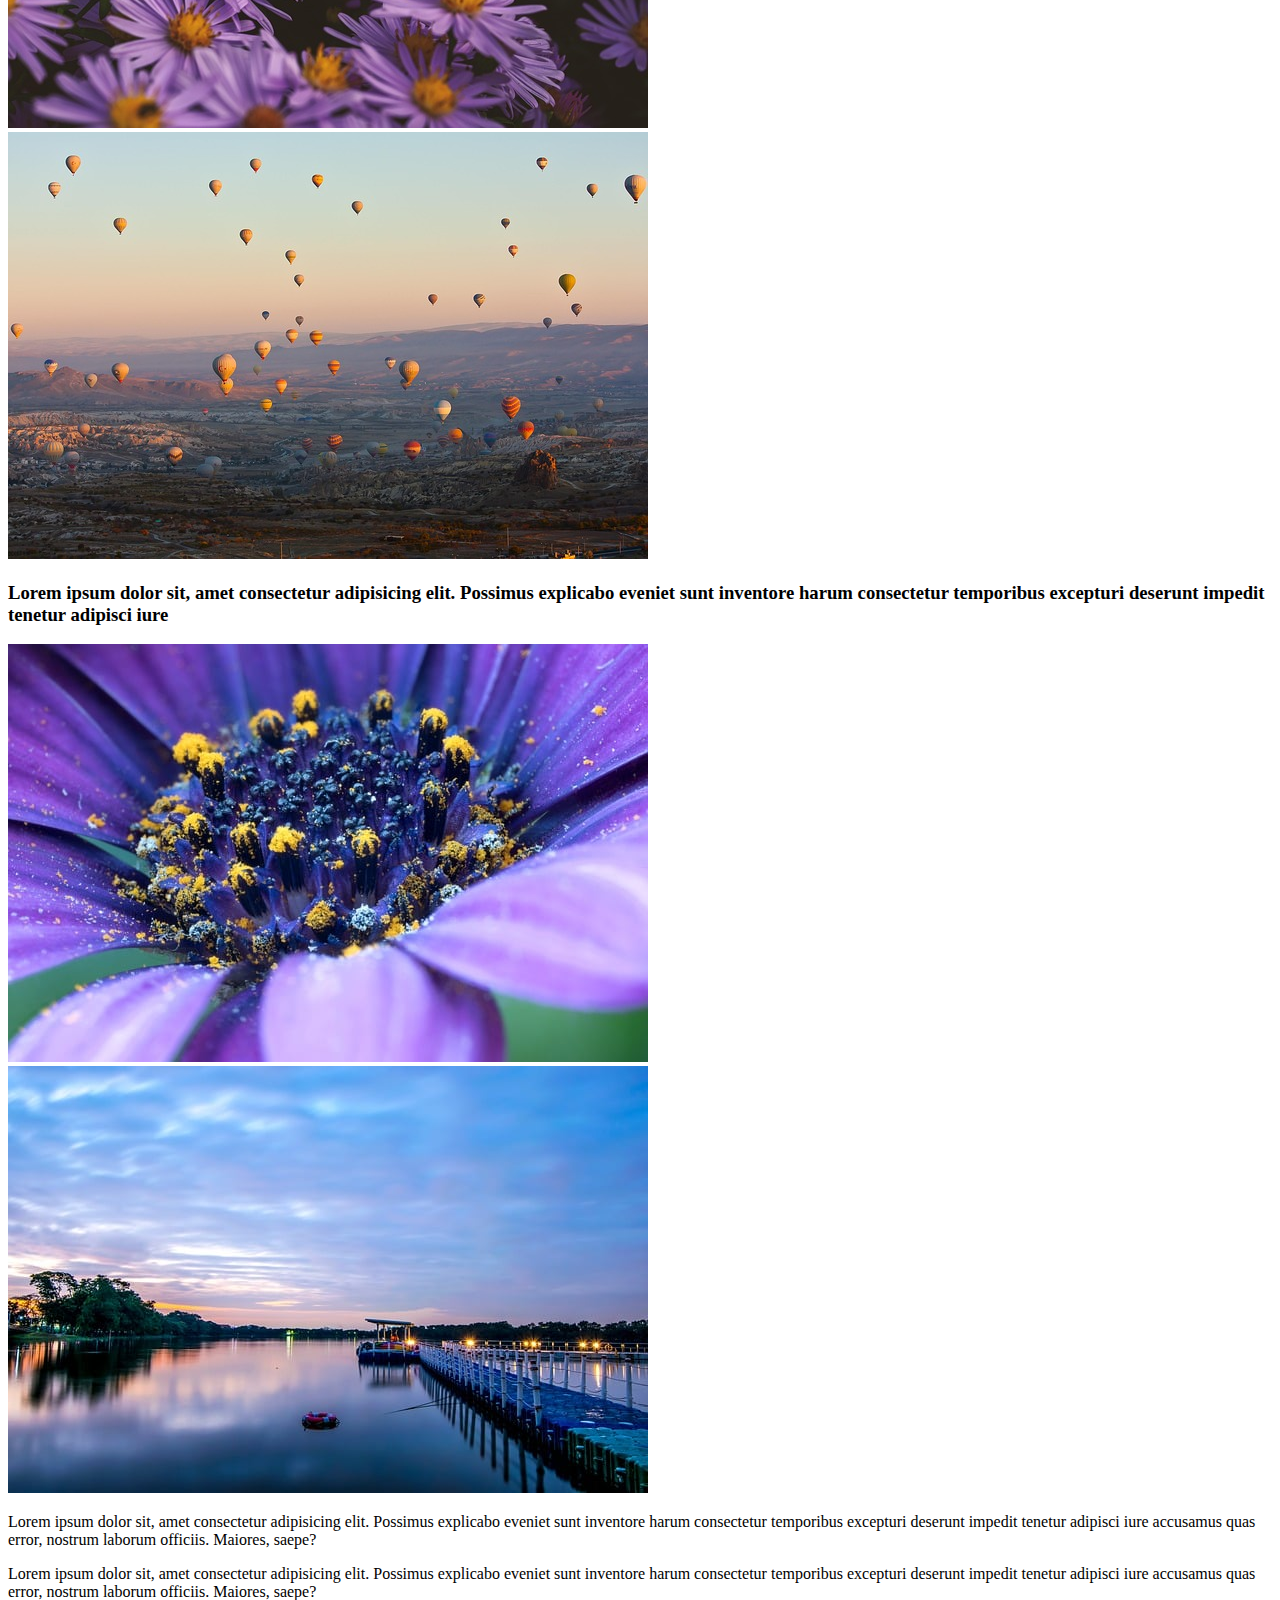
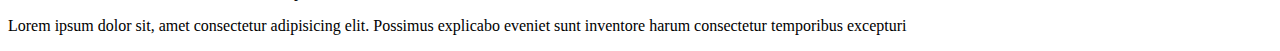
<file: grid_ex_1.html>
<!doctype html>
<html lang="en">
  <head>
    <meta charset="utf-8">
    <meta name="viewport" content="width=device-width, initial-scale=1">
    <title>Bootstrap demo</title>
    <link href="https://cdn.jsdelivr.net/npm/bootstrap@5.3.7/dist/css/bootstrap.min.css" rel="stylesheet" integrity="sha384-LN+7fdVzj6u52u30Kp6M/trliBMCMKTyK833zpbD+pXdCLuTusPj697FH4R/5mcr" crossorigin="anonymous">
  </head>
  <body>
    
    <script src="https://cdn.jsdelivr.net/npm/bootstrap@5.3.7/dist/js/bootstrap.bundle.min.js" integrity="sha384-ndDqU0Gzau9qJ1lfW4pNLlhNTkCfHzAVBReH9diLvGRem5+R9g2FzA8ZGN954O5Q" crossorigin="anonymous"></script>
    
    <!-- 2 imgs section-->
    
    <section>
        <div class="container">
            <div class="row">
                <div class="col-md-6">
                    <img class="img-fluid" src="imgs/parashout.jpg" alt="test">
                </div>

                <div class="col-md-6">
                    <img class="img-fluid" src="imgs/autumn.jpg" alt="test">
                </div>
            </div>
        </div>
    </section>

    <!-- 3 imgs sections -->
    <section>
        <div class="container mb-5">
            <div class="row">
                <div class="col-md-4">
                    <img class="img-fluid" src="imgs/parashout.jpg" alt="test">
                </div>

                <div class="col-md-4">
                    <img class="img-fluid" src="imgs/autumn.jpg" alt="test">
                </div>

                <div class="col-md-4">
                    <img class="img-fluid" src="imgs/parashout.jpg" alt="test">
                </div>
            </div>
        </div>
    </section>

    <!-- text and img -->
    <section>
        <div class="container bg-danger-subtle p-5">
            <div class="row">
                <div class="col-md-7 p-5 bg-danger text-white">
                    <h3>Lorem ipsum dolor sit, amet consectetur adipisicing elit. Possimus explicabo eveniet sunt inventore harum consectetur temporibus excepturi deserunt impedit tenetur adipisci iure </h3>
                </div>

                <div class="col-md-5">
                    <img class="img-fluid" src="imgs/blossom.jpg" alt="test">
                </div>
            </div>
        </div>
    </section>

    <!-- img and text -->
    <section>
        <div class="container bg-danger-subtle px-5 pb-5">
            <div class="row ">

                <div class="col-md-5">
                    <img class="img-fluid" src="imgs/bridge.jpg" alt="test">
                </div>

                <div class="col-md-7 p-3 text-primary-emphasis">
                    <p>Lorem ipsum dolor sit, amet consectetur adipisicing elit. Possimus explicabo eveniet sunt inventore harum consectetur temporibus excepturi deserunt impedit tenetur adipisci iure accusamus quas error, nostrum laborum officiis. Maiores, saepe?</p>
                    <p>Lorem ipsum dolor sit, amet consectetur adipisicing elit. Possimus explicabo eveniet sunt inventore harum consectetur temporibus excepturi deserunt impedit tenetur adipisci iure accusamus quas error, nostrum laborum officiis. Maiores, saepe?</p>
                    <p>Lorem ipsum dolor sit, amet consectetur adipisicing elit. Possimus explicabo eveniet sunt inventore harum consectetur temporibus excepturi </p>
                    
                </div>

                
            </div>
        </div>
    </section>
  </body>
</html>
</file>
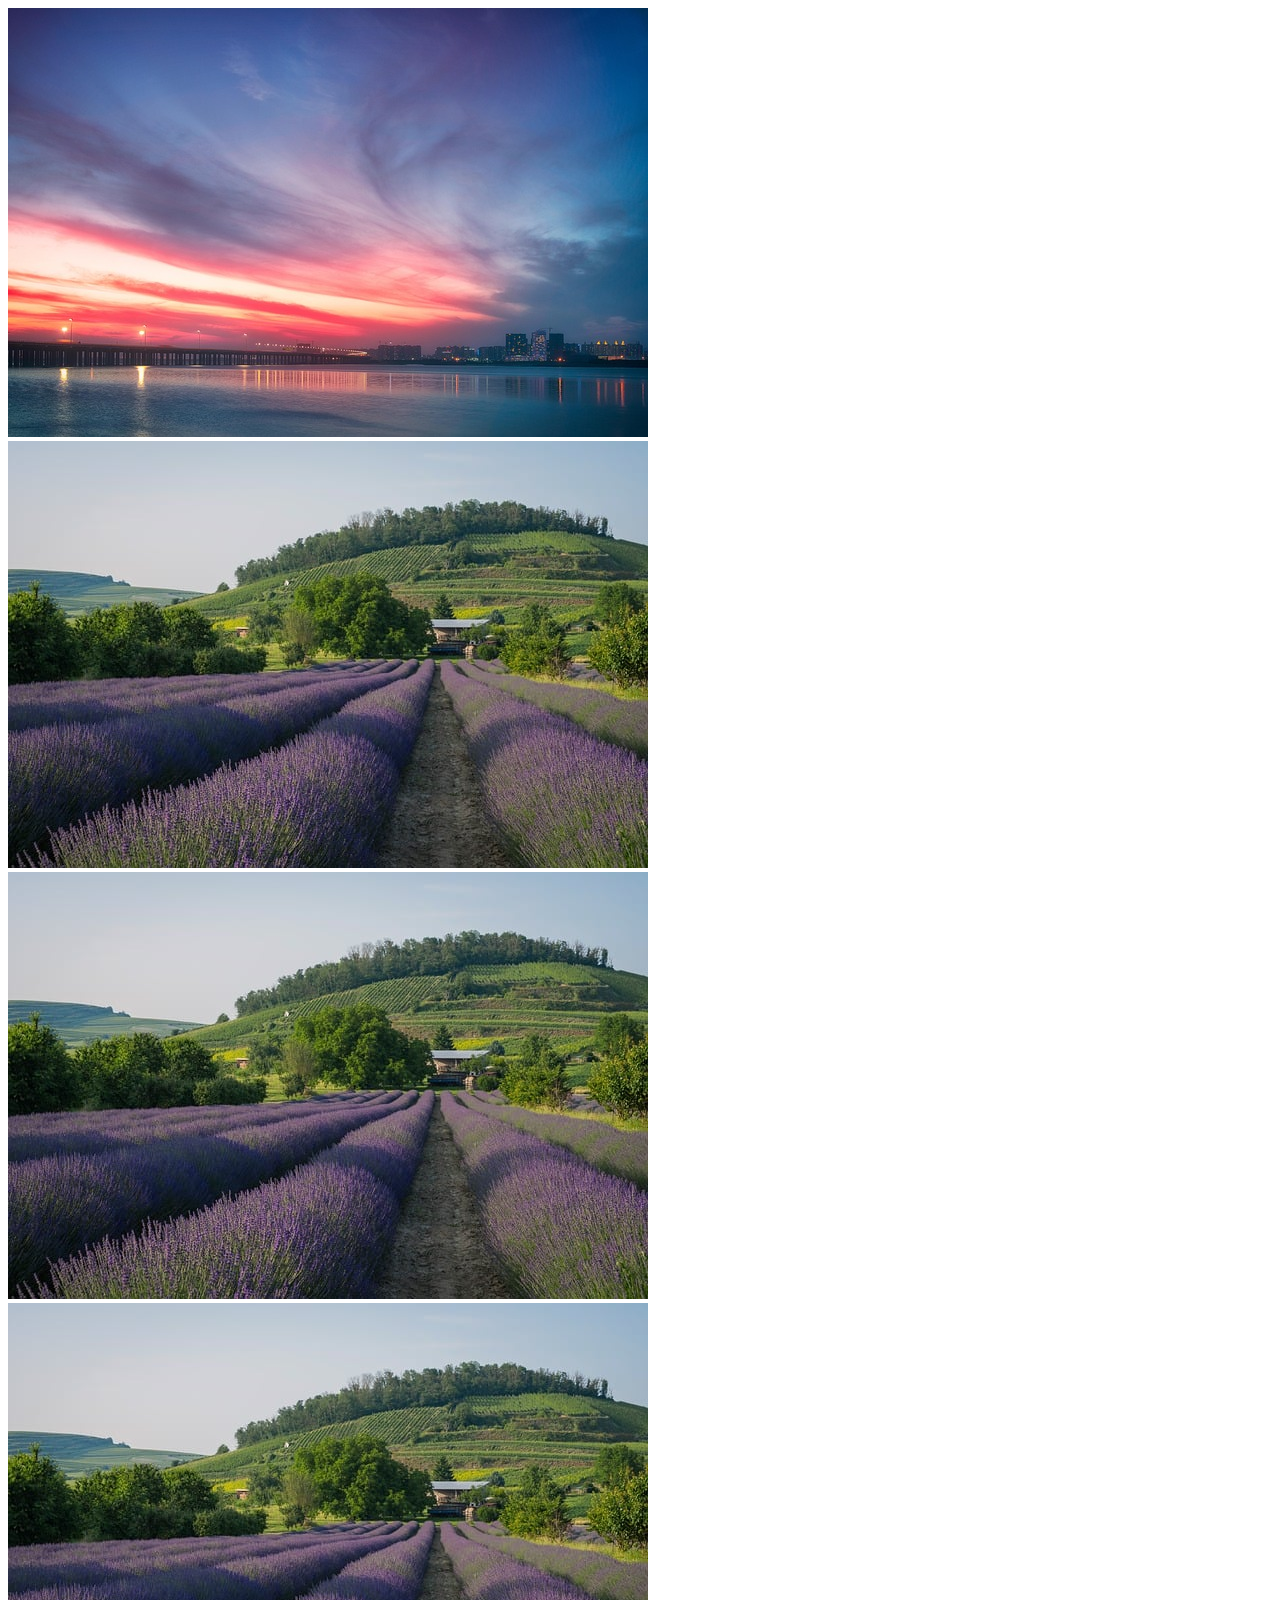
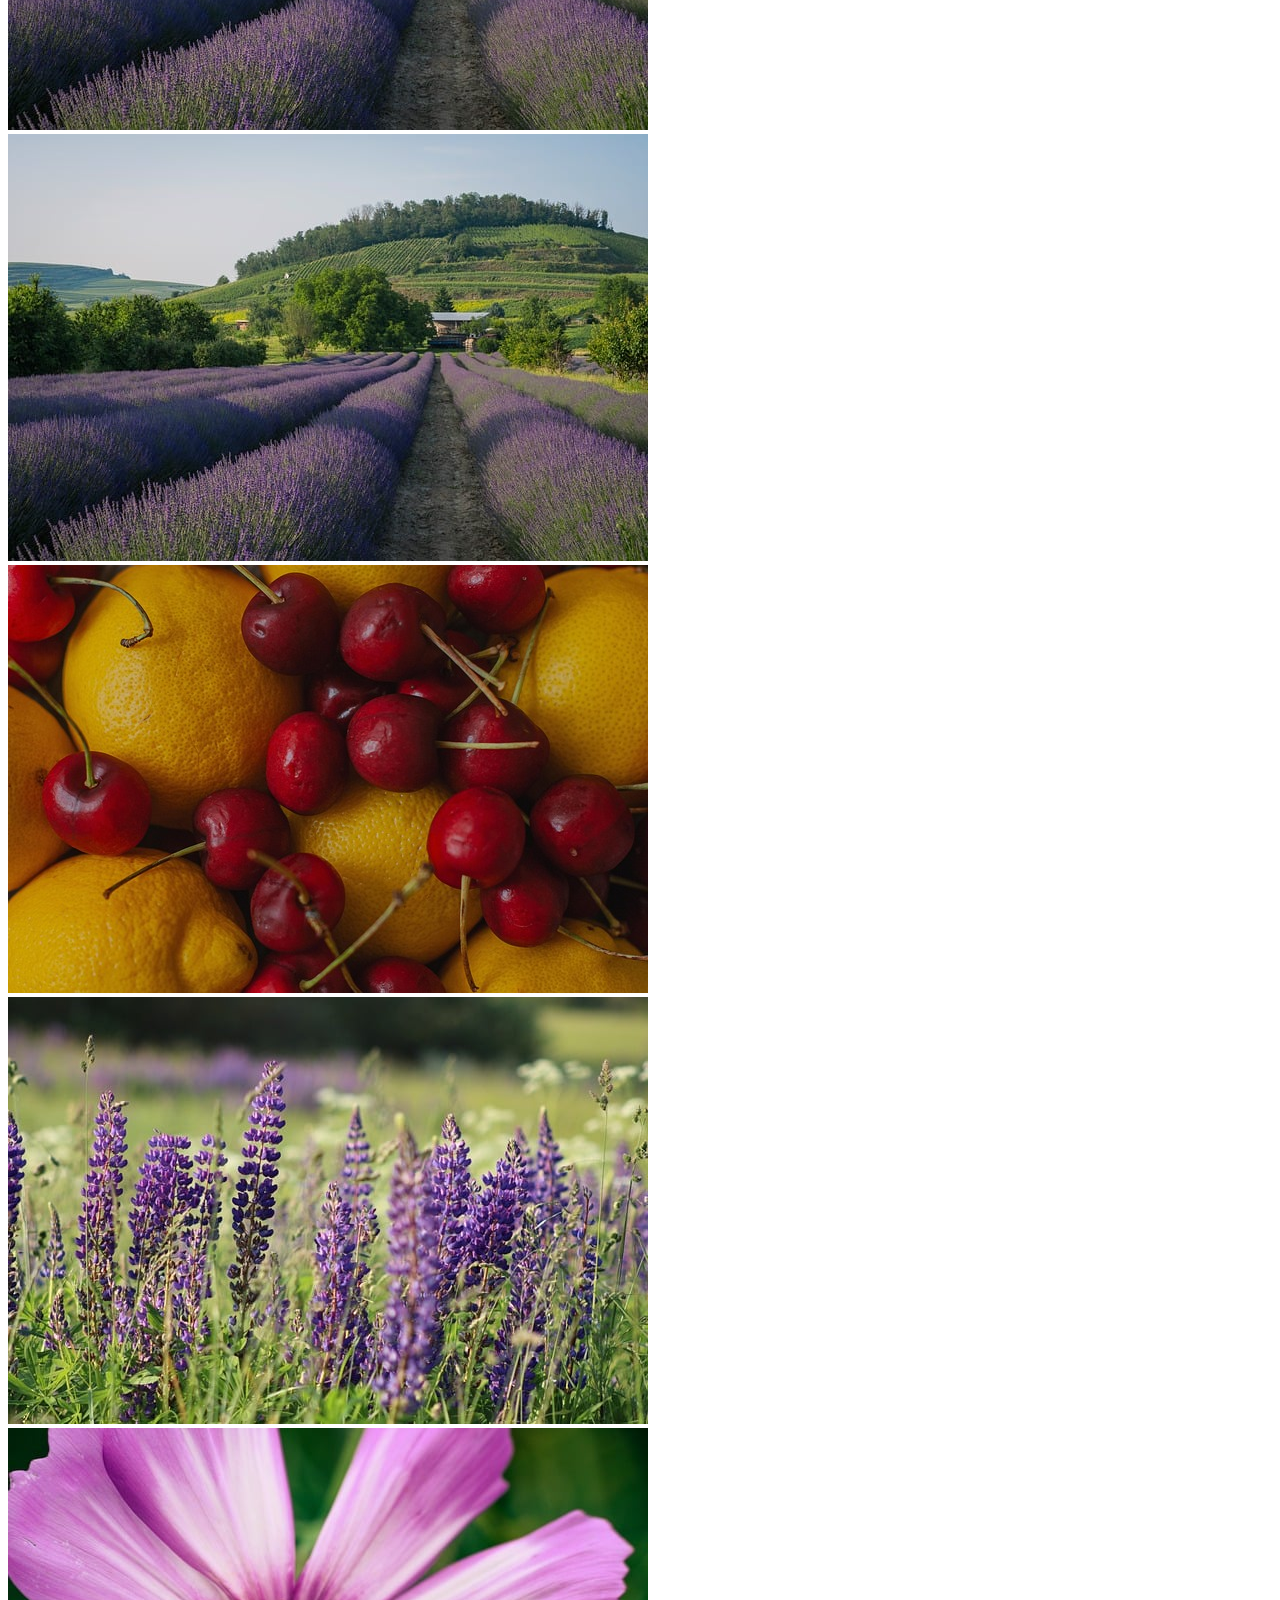
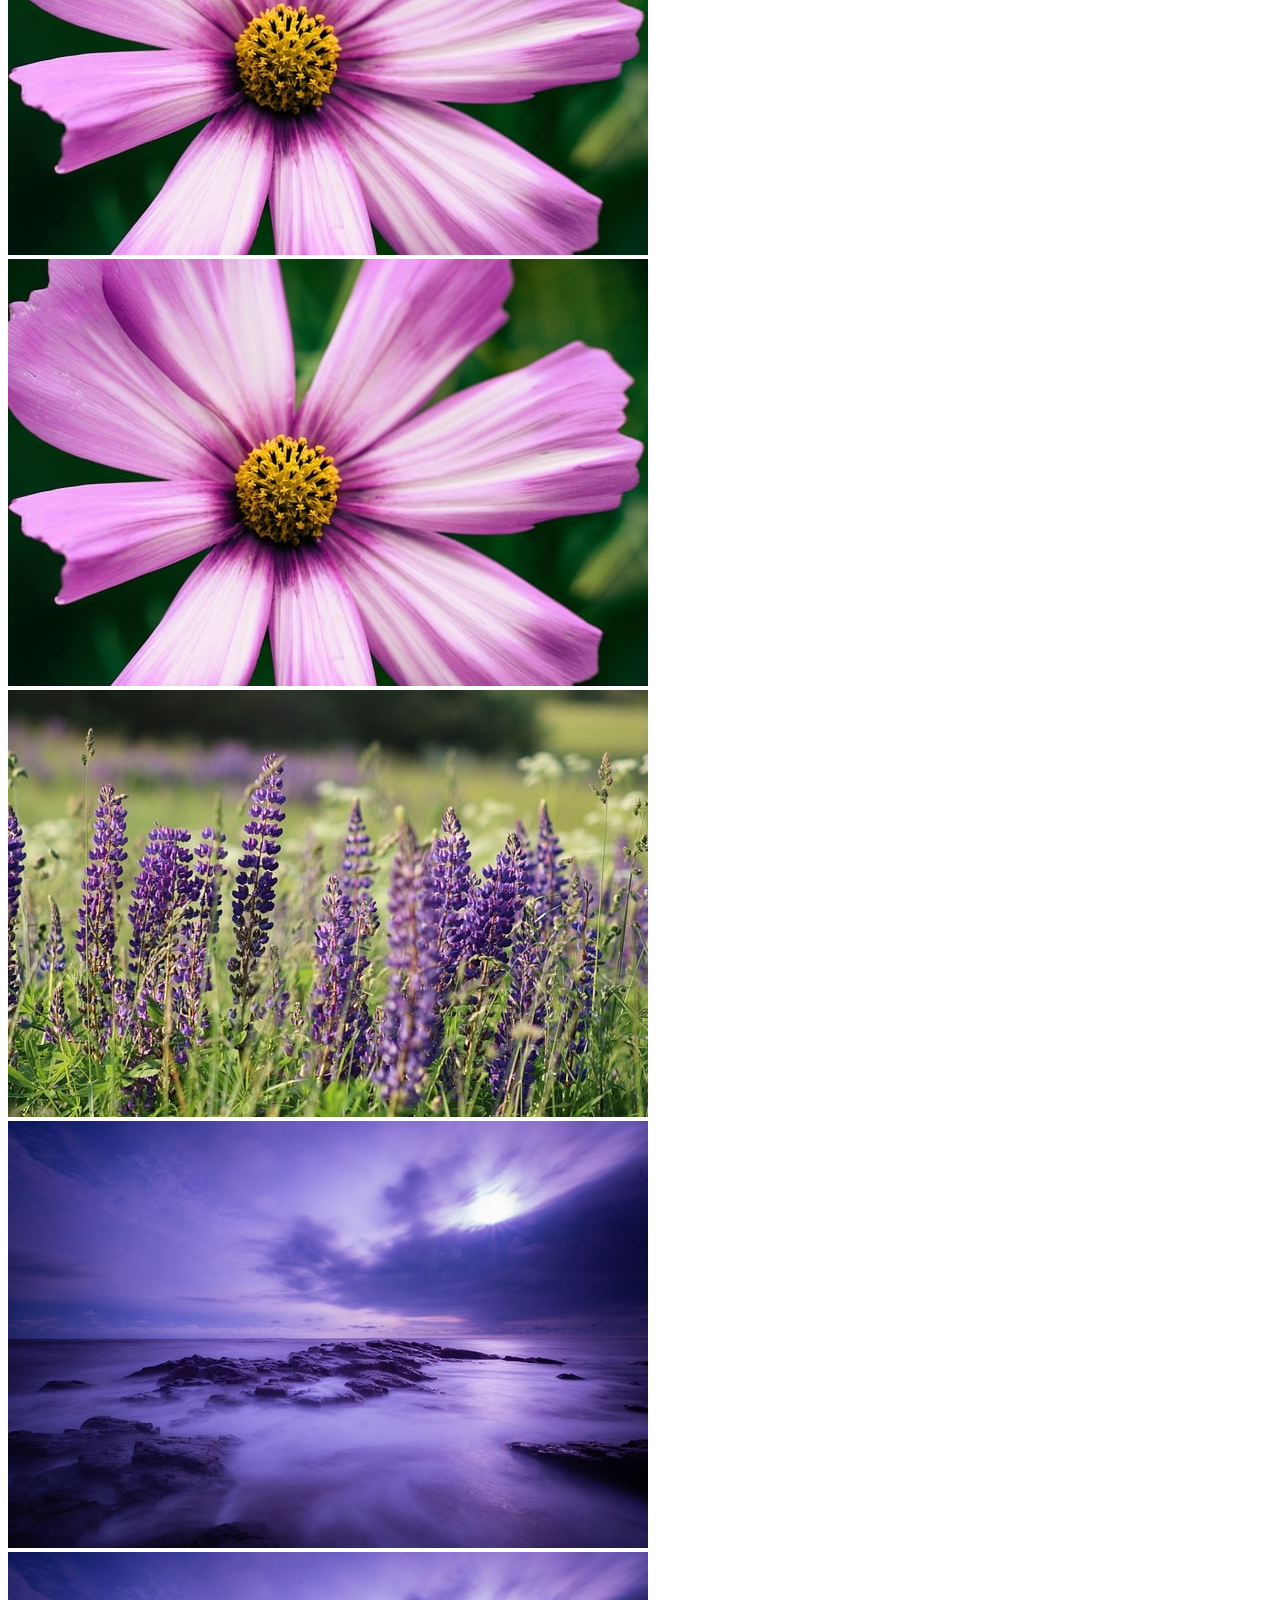
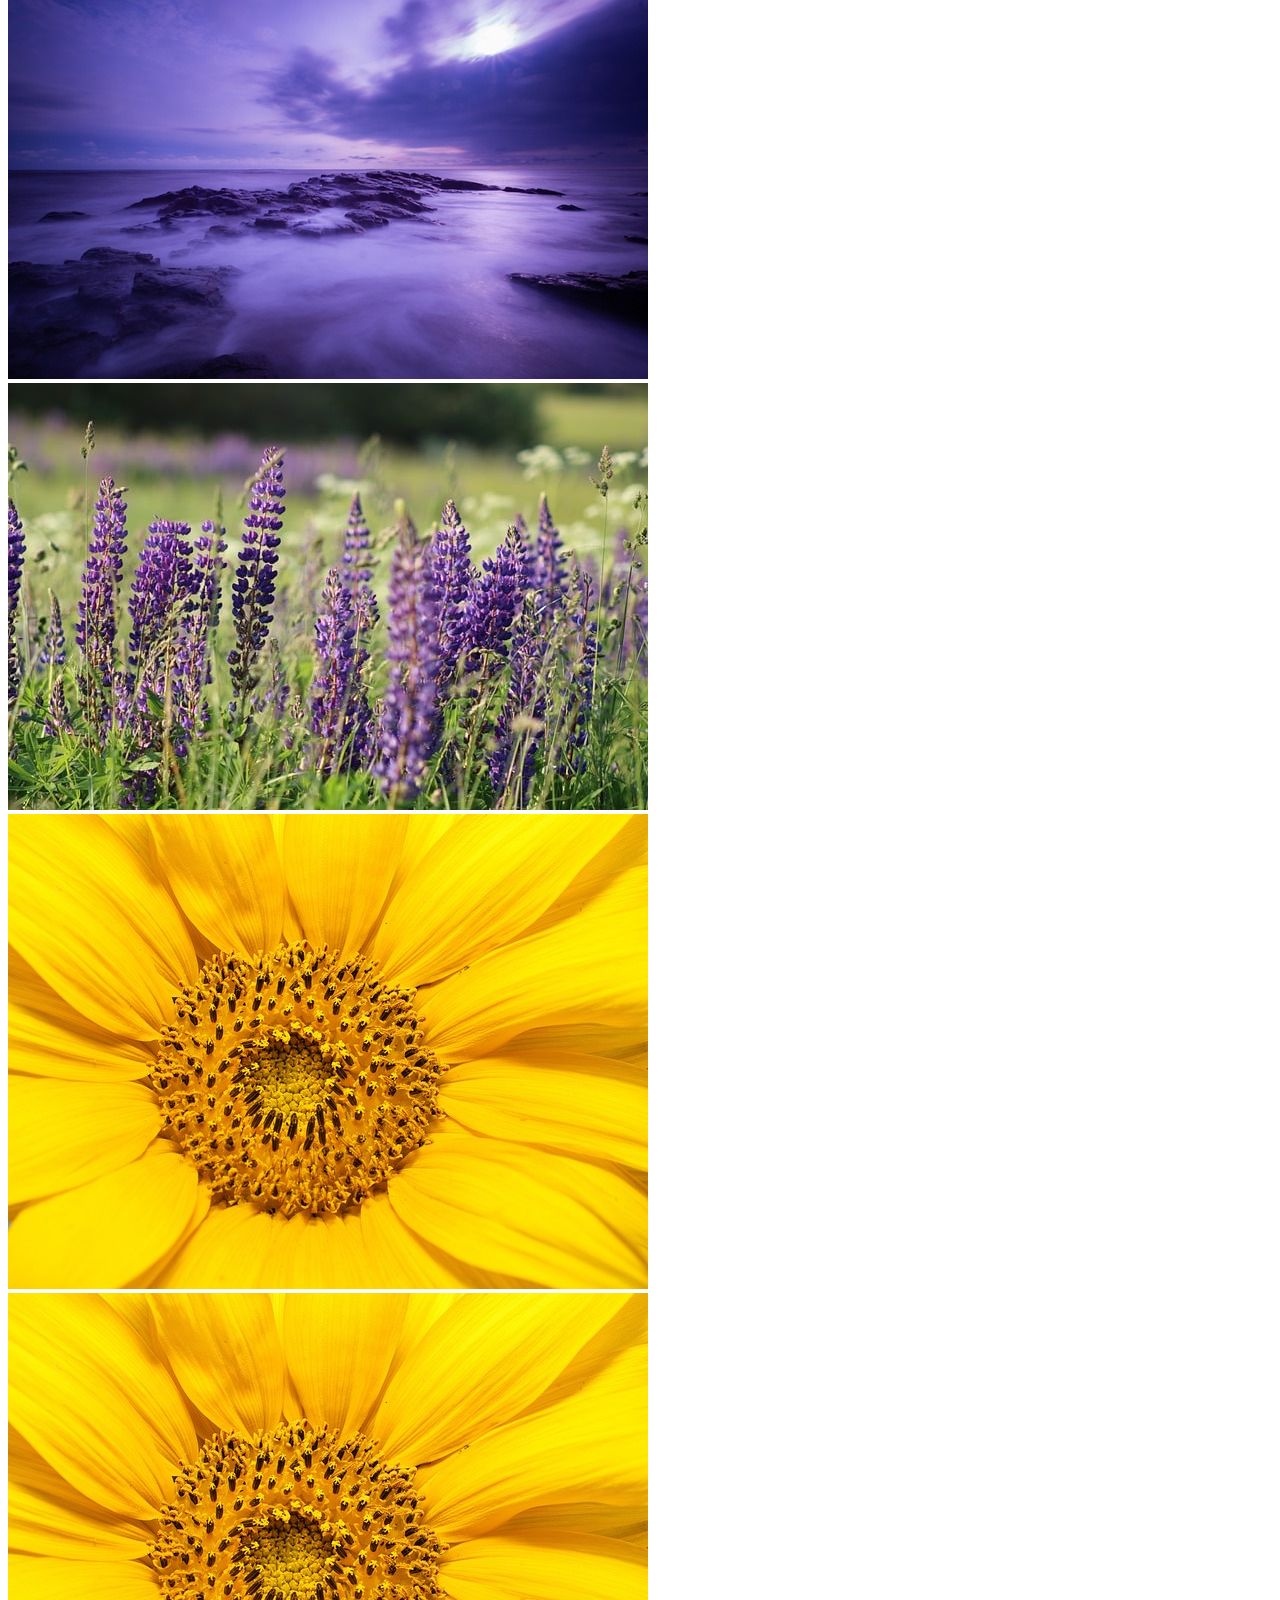
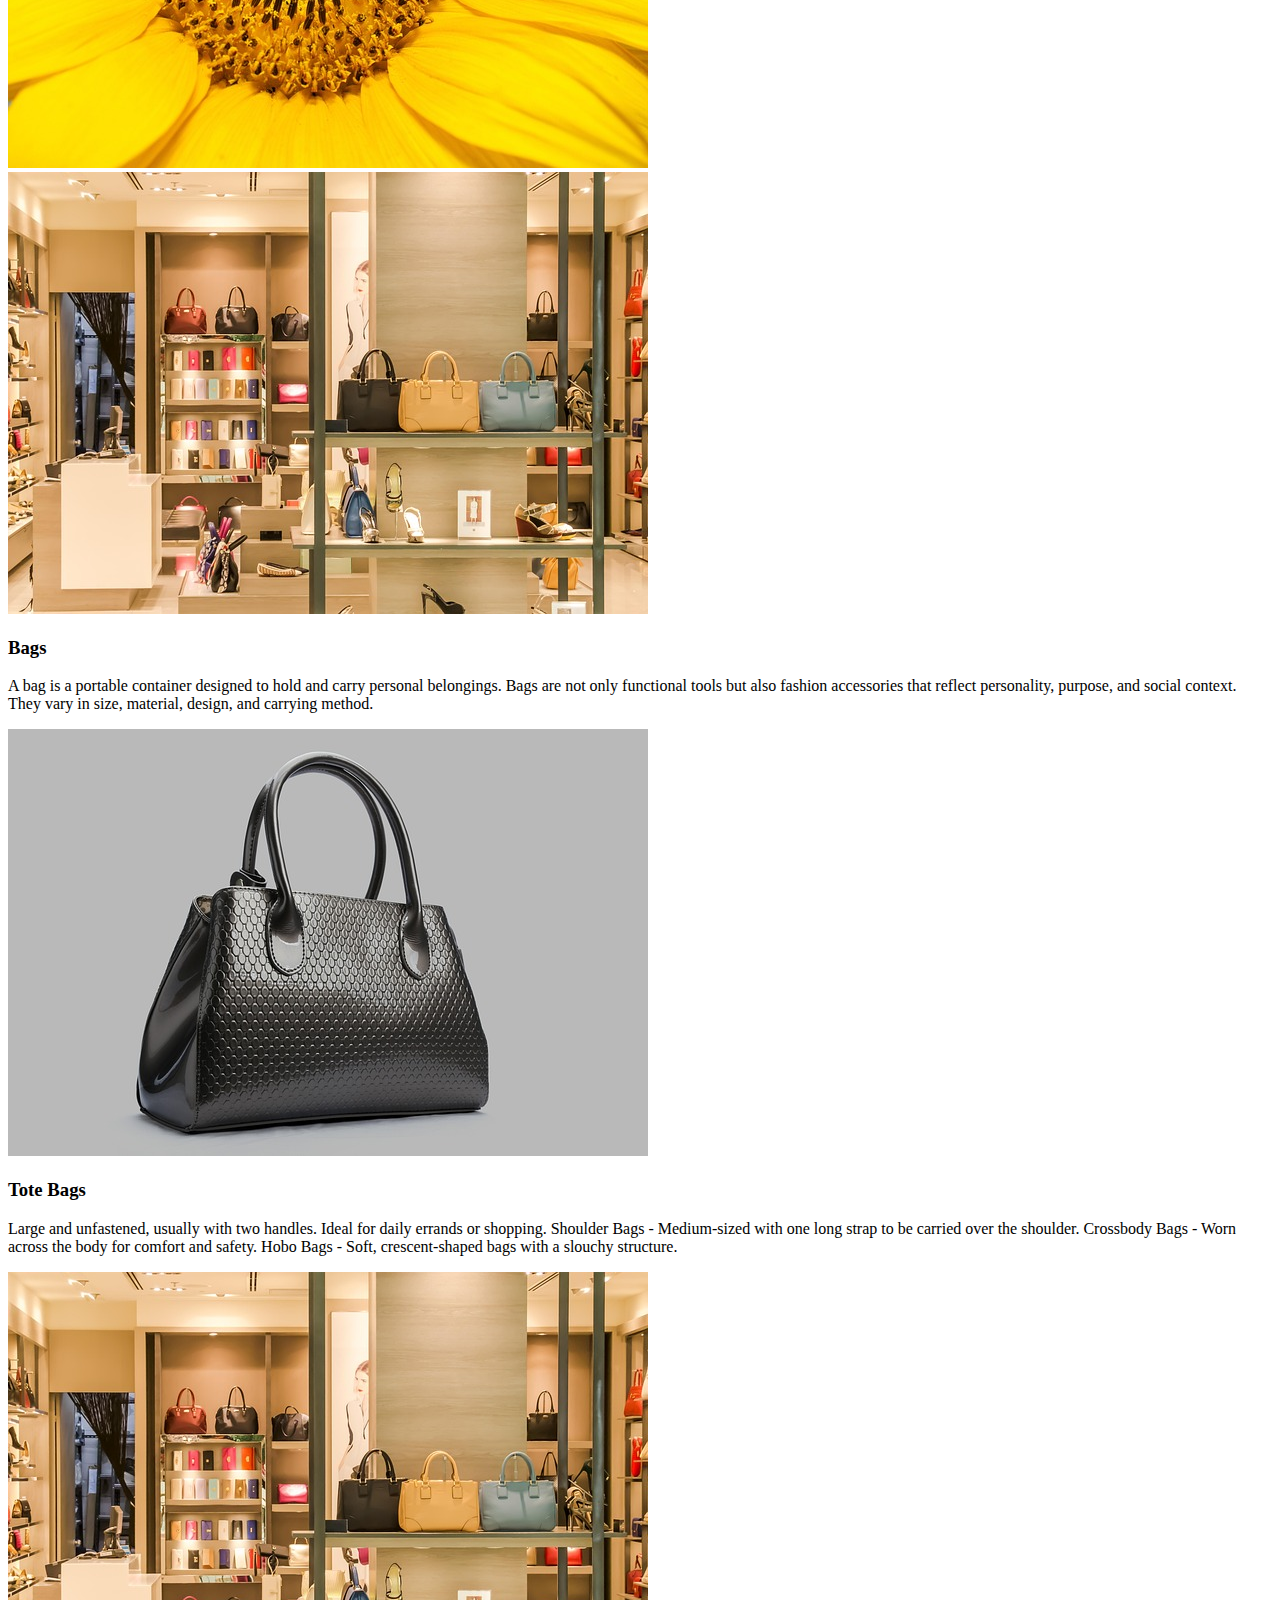
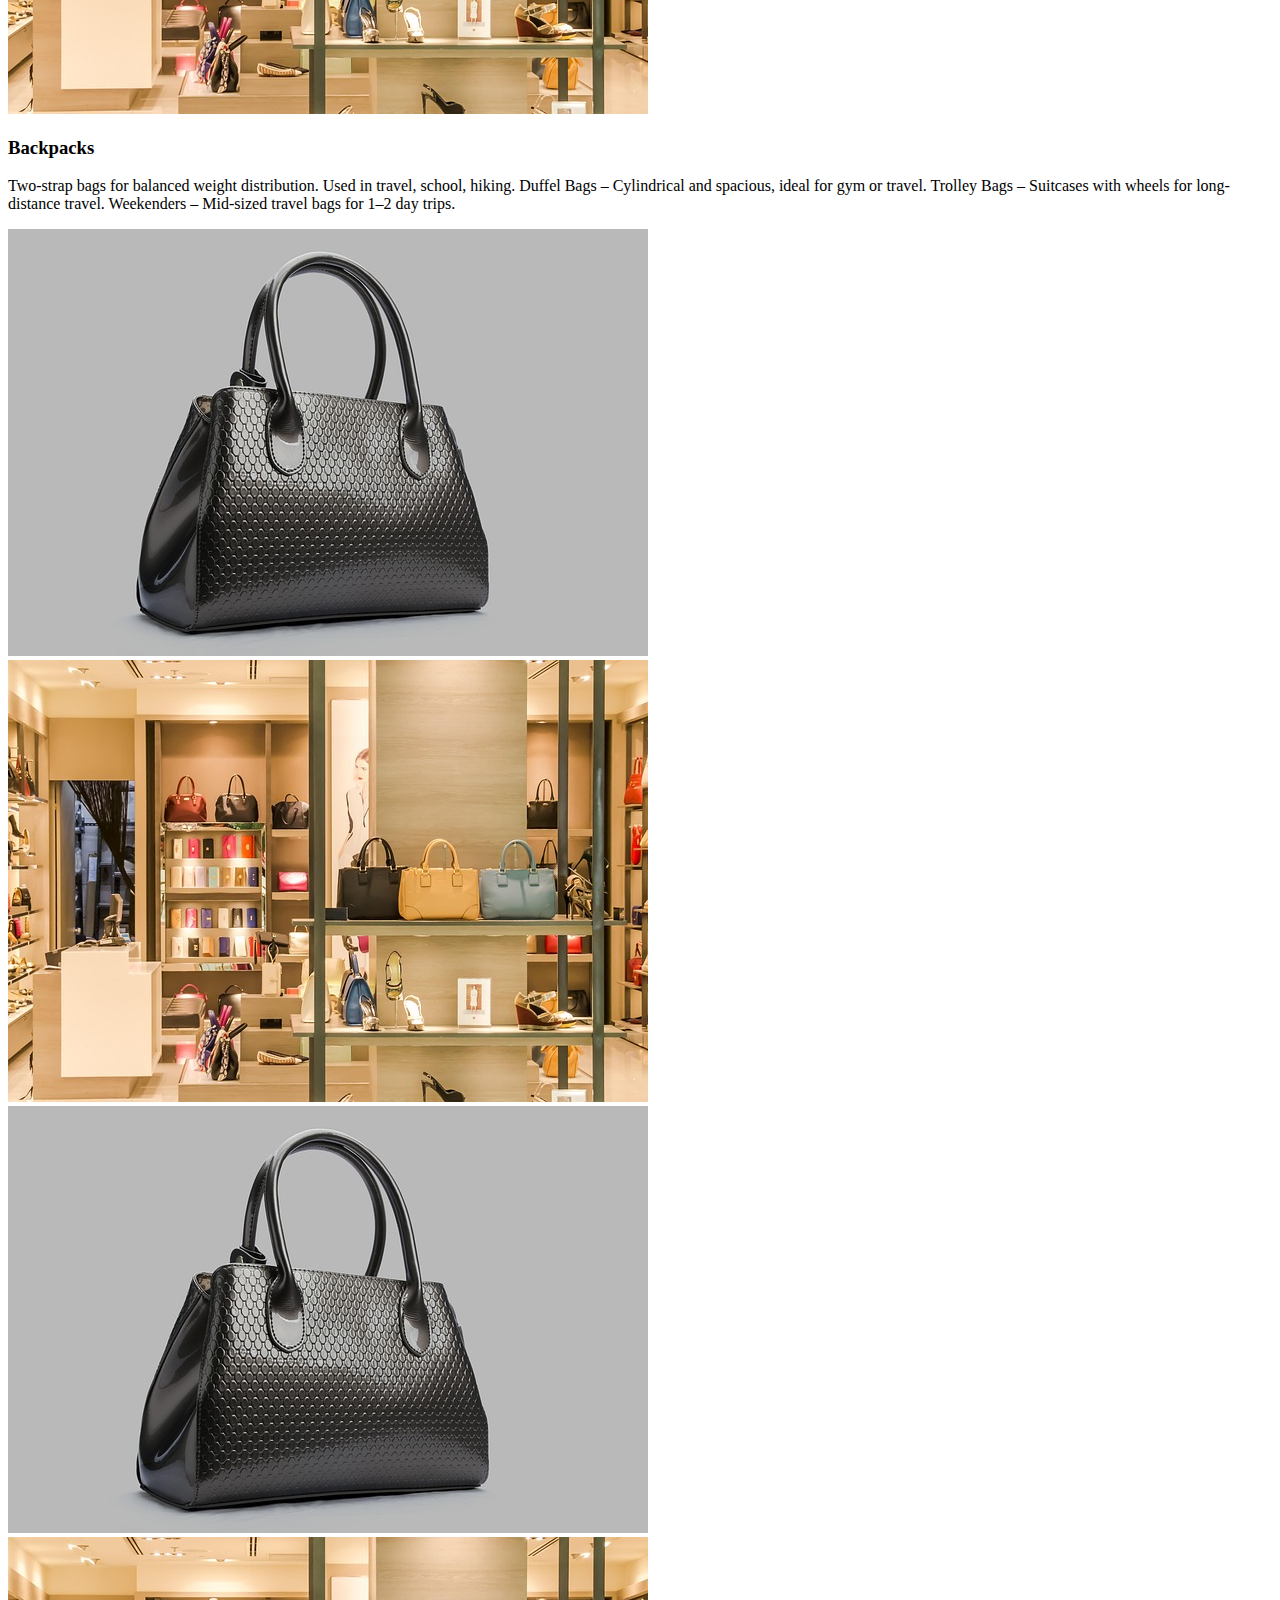
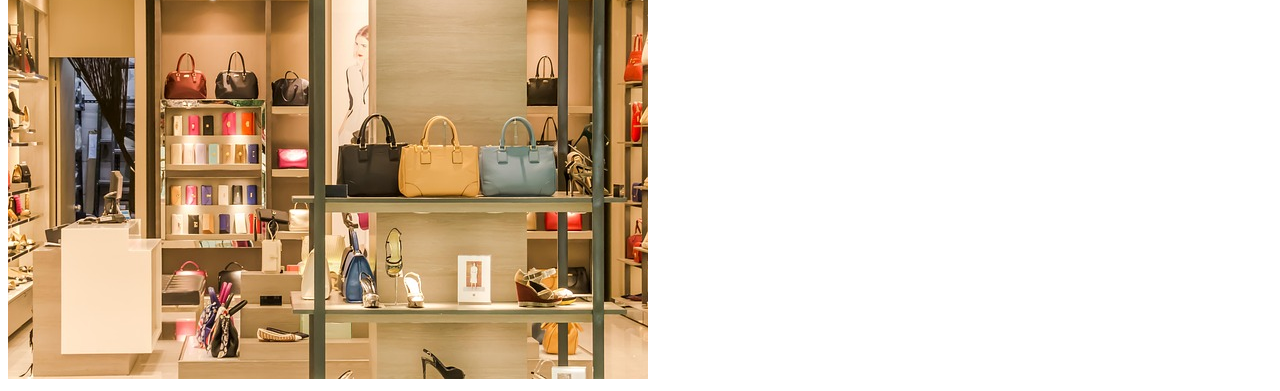
<file: grid_ex_2.html>
<!doctype html>
<html lang="en">
  <head>
    <meta charset="utf-8">
    <meta name="viewport" content="width=device-width, initial-scale=1">
    <title>Grid Ex-2</title>
    <link href="https://cdn.jsdelivr.net/npm/bootstrap@5.3.7/dist/css/bootstrap.min.css" rel="stylesheet" integrity="sha384-LN+7fdVzj6u52u30Kp6M/trliBMCMKTyK833zpbD+pXdCLuTusPj697FH4R/5mcr" crossorigin="anonymous">
  </head>
  <body>
    
    <script src="https://cdn.jsdelivr.net/npm/bootstrap@5.3.7/dist/js/bootstrap.bundle.min.js" integrity="sha384-ndDqU0Gzau9qJ1lfW4pNLlhNTkCfHzAVBReH9diLvGRem5+R9g2FzA8ZGN954O5Q" crossorigin="anonymous"></script>
    <!-- container section -->
    <section>
        <div class="container">
            <div class="row">
                <!-- 1st col md 6 -->
                <div class="col-md-6">

                    <img src="imgs/city.jpg" alt="city" class="img-fluid">

                    <!-- row inside row 1 -->
                    <div class="row">
                        <div class="col-md-3">
                            <img src="imgs/lavender-field.jpg" alt="lavender-field" class="img-fluid">
                        </div>
                        <div class="col-md-3">
                            <img src="imgs/lavender-field.jpg" alt="lavender-field" class="img-fluid">
                        </div>
                        <div class="col-md-3">
                            <img src="imgs/lavender-field.jpg" alt="lavender-field" class="img-fluid">
                        </div>
                        <div class="col-md-3">
                            <img src="imgs/lavender-field.jpg" alt="lavender-field" class="img-fluid">
                        </div>

                    </div>
                </div>

                <!-- 2nd col md 6 -->
                <div class="col-md-6">
                    <img src="imgs/lemons.jpg" alt="lemons" class="img-fluid">

                    <!-- row inside row 2 -->
                    <div class="row">
                        <div class="col-md-4">
                            <img src="imgs/nature.jpg" alt="nature" class="img-fluid">

                            <!-- 1st col 3rd row -->
                            <div class="row">
                                <div class="col-md-6">
                                    <img src="imgs/purple_flower.jpg" alt="purple_flower" class="img-fluid">
                                </div>
                                <div class="col-md-6">
                                    <img src="imgs/purple_flower.jpg" alt="purple_flower" class="img-fluid">
                                </div>
                            </div>
                        </div>

                        <div class="col-md-4">
                            <img src="imgs/nature.jpg" alt="nature" class="img-fluid">

                            <!-- 2nd col 3rd row -->
                             <div class="row">
                                <div class="col-md-6">
                                    <img src="imgs/sea.jpg" alt="sea" class="img-fluid">
                                </div>
                                <div class="col-md-6">
                                    <img src="imgs/sea.jpg" alt="sea" class="img-fluid">
                                </div>
                             </div>
                        </div>
                        <div class="col-md-4">
                            <img src="imgs/nature.jpg" alt="nature" class="img-fluid">

                            <!-- 3nd col 3rd row -->
                             <div class="row">
                                <div class="col-md-6">
                                    <img src="imgs/sunflower-macro.jpg" alt="sea" class="img-fluid">
                                </div>
                                <div class="col-md-6">
                                    <img src="imgs/sunflower-macro.jpg" alt="sea" class="img-fluid">
                                </div>
                             </div>

                        </div>

                        

                        
                    </div>
                </div>
            </div>

            <!-- 2nd row of the container -->

            <div class="row bg-secondary mt-5">
                <div class="col-md-9">
                    <div class="row">

                        <!-- 1st row -->
                        <div class="col-md-5 p-3">
                            <img src="imgs/bags.jpg" alt="bags" class="img-fluid">
                        </div>

                        <div class="col-md-7 p-3">
                            <div class="bg-danger-subtle p-3">
                                <h3>Bags</h3>
                                <p>A bag is a portable container designed to hold and carry personal belongings. 
                                Bags are not only functional tools but also fashion accessories that reflect 
                                personality, purpose, and social context. They vary in size, material, design, 
                                and carrying method.</p>
                            </div>
                            
                        </div>

                        <!-- 2nd row -->
                        <div class="col-md-5 p-3">
                            <img src="imgs/bag.jpg" alt="bag" class="img-fluid">
                        </div>
                        <div class="col-md-7 p-3">
                             <div class="bg-danger-subtle p-3">
                                <h3>Tote Bags</h3>
                                <p>Large and unfastened, usually with two handles. Ideal for daily errands or
                                 shopping. Shoulder Bags - Medium-sized with one long strap to be carried over the 
                                 shoulder. Crossbody Bags - Worn across the body for comfort and safety. Hobo Bags -
                                  Soft, crescent-shaped bags with a slouchy structure.</p>
                             </div>
                            
                        </div>

                        <!-- 3rd row -->
                        <div class="col-md-5 p-3">
                            <img src="imgs/bags.jpg" alt="bag" class="img-fluid">
                        </div>
                        <div class="col-md-7 p-3">
                            <div class="bg-danger-subtle p-3">
                                <h3>Backpacks</h3>
                                <p>Two-strap bags for balanced weight distribution. Used in travel, school, 
                                hiking. Duffel Bags – Cylindrical and spacious, ideal for gym or travel. Trolley Bags
                                 – Suitcases with wheels for long-distance travel. Weekenders – Mid-sized travel bags
                                  for 1–2 day trips.</p>
                            </div>
                            
                        </div>
                    </div>
                    
                </div>

                <div class="col-md-3">
                    <img class="img-fluid p-3" src="imgs/bag.jpg" alt="bag">
                    <img class="img-fluid p-3" src="imgs/bags.jpg" alt="bag">
                    <img class="img-fluid p-3" src="imgs/bag.jpg" alt="bag">
                    <img class="img-fluid p-3" src="imgs/bags.jpg" alt="bag">
                </div>
            </div>
        </div>
    </section>
  </body>
</html>
</file>
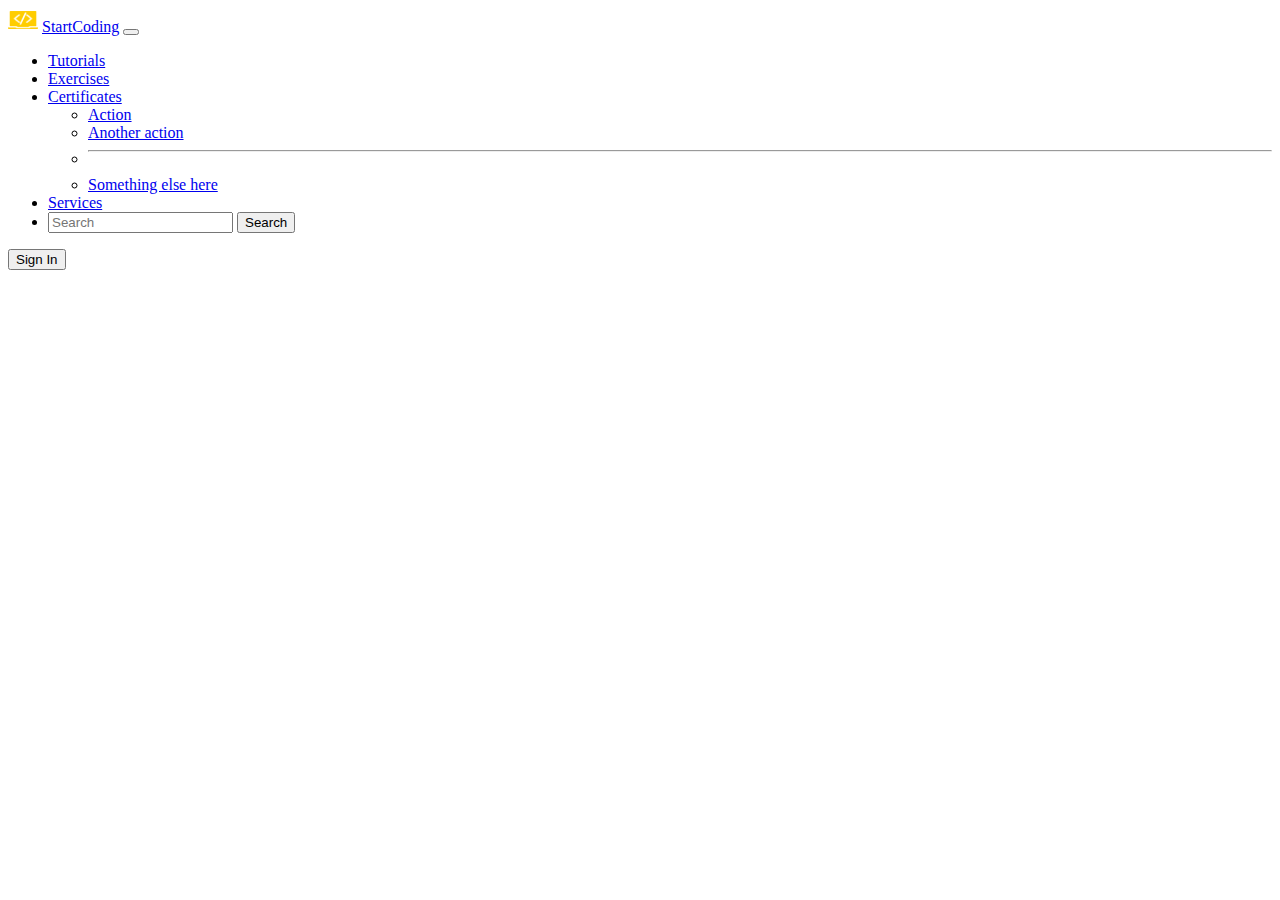
<file: services.html>
<!doctype html>
<html lang="en">
    <head>
        <meta charset="utf-8">
        <meta name="viewport" content="width=device-width, initial-scale=1">
        <title>StartCoding</title>
        <link
            href="https://cdn.jsdelivr.net/npm/bootstrap@5.3.7/dist/css/bootstrap.min.css"
            rel="stylesheet"
            integrity="sha384-LN+7fdVzj6u52u30Kp6M/trliBMCMKTyK833zpbD+pXdCLuTusPj697FH4R/5mcr"
            crossorigin="anonymous">
        <!-- favicon -->
        <link rel="icon" href="imgs/l.png">
        
    </head>
    <body>
        <!-- header starts -->
        <header>
            <nav class="navbar navbar-expand-lg bg-primary"
                data-bs-theme="dark">
                <div class="container-fluid">
                    <!-- logo -->
                    <img src="imgs/l.png" alt="Bootstrap" width="30"
                        height="24">
                    <a class="navbar-brand" href="index.html">StartCoding</a>
                    <button class="navbar-toggler" type="button"
                        data-bs-toggle="collapse"
                        data-bs-target="#navbarSupportedContent"
                        aria-controls="navbarSupportedContent"
                        aria-expanded="false" aria-label="Toggle navigation">
                        <span class="navbar-toggler-icon"></span>
                    </button>
                    <div class="collapse navbar-collapse"
                        id="navbarSupportedContent">
                        <ul class="navbar-nav mb-2 mb-lg-0 me-auto">
                            <!-- nav item 1 -->
                            <li class="nav-item">
                                <a class="nav-link"
                                    aria-current="page"
                                    href="tutorials.html">Tutorials</a>
                            </li>

                            <!-- nav item 2 -->
                            <li class="nav-item">
                                <a class="nav-link"
                                    href="exercises.html">Exercises</a>
                            </li>

                            <!-- nav item 3 -->
                            <li class="nav-item dropdown">
                                <a class="nav-link dropdown-toggle" href="#"
                                    role="button" data-bs-toggle="dropdown"
                                    aria-expanded="false">
                                    Certificates
                                </a>
                                <ul class="dropdown-menu">
                                    <li><a class="dropdown-item"
                                            href="#">Action</a></li>
                                    <li><a class="dropdown-item"
                                            href="#">Another action</a></li>
                                    <li><hr class="dropdown-divider"></li>
                                    <li><a class="dropdown-item"
                                            href="#">Something else
                                            here</a></li>
                                </ul>
                            </li>

                            <!-- nav item 4 -->
                            <li class="nav-item">
                                <a class="nav-link active bg-white text-primary rounded"
                                    href="services.html">Services</a>
                            </li>

                            <!-- this is my trial -->
                            <li>
                                <!-- search bar & button -->
                                <form class="d-flex ps-5" role="search"
                                    data-bs-theme="light">
                                    <input class="form-control me-2"
                                        type="search"
                                        placeholder="Search"
                                        aria-label="Search" />
                                    <button
                                        class="btn btn-outline-light text-white"
                                        type="submit">Search</button>
                                </form>
                            </li>
                        </ul>

                        <!-- sign in button -->
                        <form class="d-flex ps-5" role="search">
                            <button class="btn btn-outline-light text-white"
                                type="submit">Sign In</button>
                        </form>
                    </div>
                </div>
            </nav>
        </header>
        <!-- header ends -->

        <script
            src="https://cdn.jsdelivr.net/npm/bootstrap@5.3.7/dist/js/bootstrap.bundle.min.js"
            integrity="sha384-ndDqU0Gzau9qJ1lfW4pNLlhNTkCfHzAVBReH9diLvGRem5+R9g2FzA8ZGN954O5Q"
            crossorigin="anonymous"></script>

    </body>
</html>
</file>
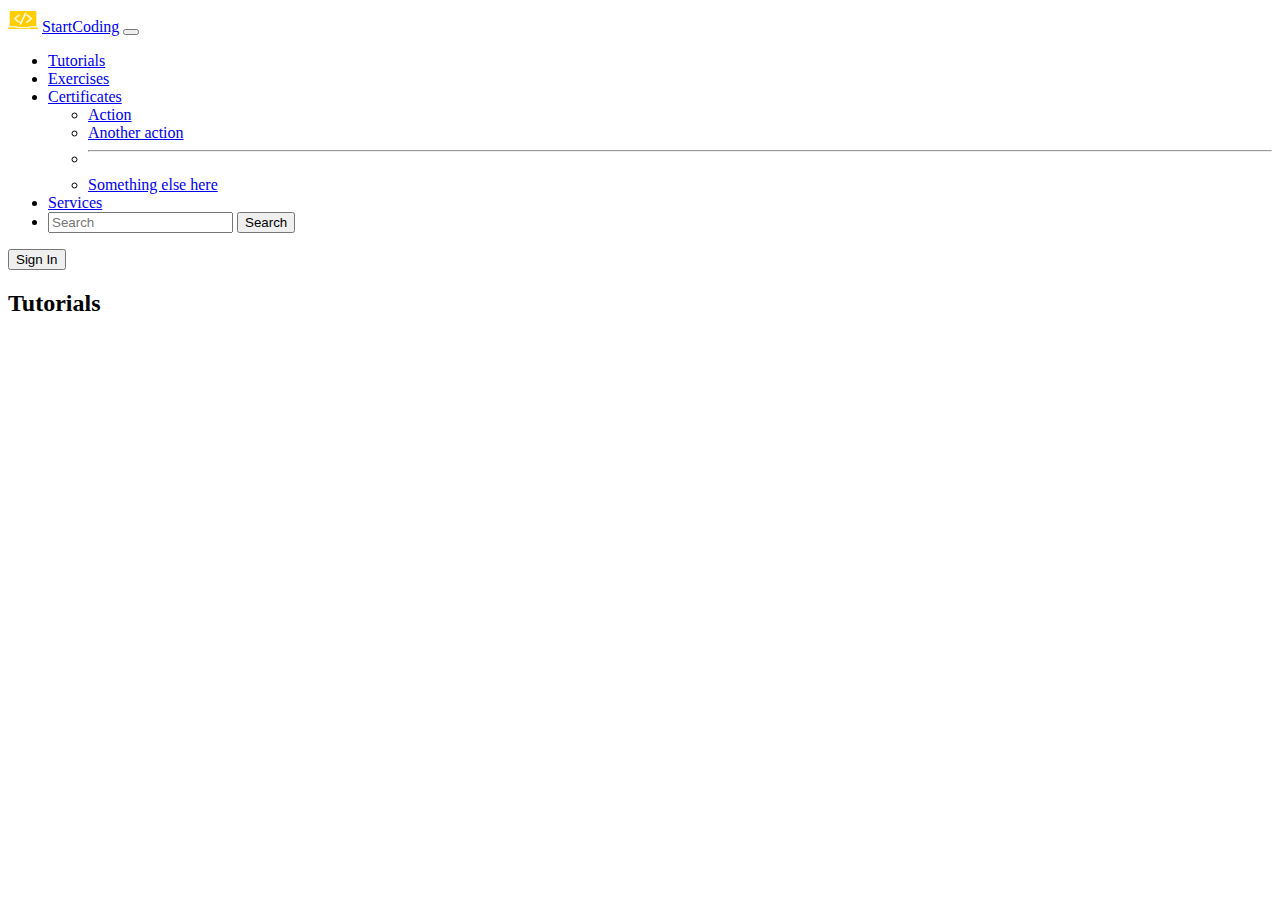
<file: tutorials.html>
<!doctype html>
<html lang="en">
  <head>
    <meta charset="utf-8">
    <meta name="viewport" content="width=device-width, initial-scale=1">
    <title>StartCoding</title>
    <link
      href="https://cdn.jsdelivr.net/npm/bootstrap@5.3.7/dist/css/bootstrap.min.css"
      rel="stylesheet"
      integrity="sha384-LN+7fdVzj6u52u30Kp6M/trliBMCMKTyK833zpbD+pXdCLuTusPj697FH4R/5mcr"
      crossorigin="anonymous">

      <!-- favicon -->
      <link rel="icon" href="imgs/l.png">

  </head>
  <body>
    <!-- header starts -->
    <header>
      <nav class="navbar navbar-expand-lg bg-primary" data-bs-theme="dark">
        <div class="container-fluid">
          <!-- logo -->
          <img src="imgs/l.png" alt="Bootstrap" width="30" height="24">
          <a class="navbar-brand" href="index.html">StartCoding</a>
          <button class="navbar-toggler" type="button"
            data-bs-toggle="collapse"
            data-bs-target="#navbarSupportedContent"
            aria-controls="navbarSupportedContent"
            aria-expanded="false" aria-label="Toggle navigation">
            <span class="navbar-toggler-icon"></span>
          </button>
          <div class="collapse navbar-collapse"
            id="navbarSupportedContent">
            <ul class="navbar-nav mb-2 mb-lg-0 me-auto">
              <!-- nav item 1 -->
              <li class="nav-item">
                <a class="nav-link active bg-white text-primary rounded"
                  aria-current="page"
                  href="index.html">Tutorials</a>
              </li>

              <!-- nav item 2 -->
              <li class="nav-item">
                <a class="nav-link" href="exercises.html">Exercises</a>
              </li>

              <!-- nav item 3 -->
              <li class="nav-item dropdown">
                <a class="nav-link dropdown-toggle" href="#"
                  role="button" data-bs-toggle="dropdown"
                  aria-expanded="false">
                  Certificates
                </a>
                <ul class="dropdown-menu">
                  <li><a class="dropdown-item"
                      href="#">Action</a></li>
                  <li><a class="dropdown-item"
                      href="#">Another action</a></li>
                  <li><hr class="dropdown-divider"></li>
                  <li><a class="dropdown-item"
                      href="#">Something else
                      here</a></li>
                </ul>
              </li>

              <!-- nav item 4 -->
              <li class="nav-item">
                <a class="nav-link" href="services.html">Services</a>
              </li>

              <!-- this is my trial -->
              <li>
                <!-- search bar & button -->
                <form class="d-flex ps-5" role="search" data-bs-theme="light">
                  <input class="form-control me-2" type="search"
                    placeholder="Search" aria-label="Search" />
                  <button class="btn btn-outline-light text-white"
                    type="submit">Search</button>
                </form>
              </li>
            </ul>

            <!-- sign in button -->
            <form class="d-flex ps-5" role="search">
              <button class="btn btn-outline-light text-white"
                type="submit">Sign In</button>
            </form>
          </div>
        </div>
      </nav>
    </header>
    <!-- header ends -->

    <!-- main section starts -->

    <h2>
      <b>Tutorials</b>
    </h2>
    <!-- main section ends -->

<script
      src="https://cdn.jsdelivr.net/npm/bootstrap@5.3.7/dist/js/bootstrap.bundle.min.js"
      integrity="sha384-ndDqU0Gzau9qJ1lfW4pNLlhNTkCfHzAVBReH9diLvGRem5+R9g2FzA8ZGN954O5Q"
      crossorigin="anonymous"></script>

  </body>
</html>
</file>
<file: css/index.css>
.ptr {
    cursor: pointer;
}

.ptr:hover {
    color: rgb(254, 254, 77);
}

.ptr:active {
    color:darkorange;
}
</file>
